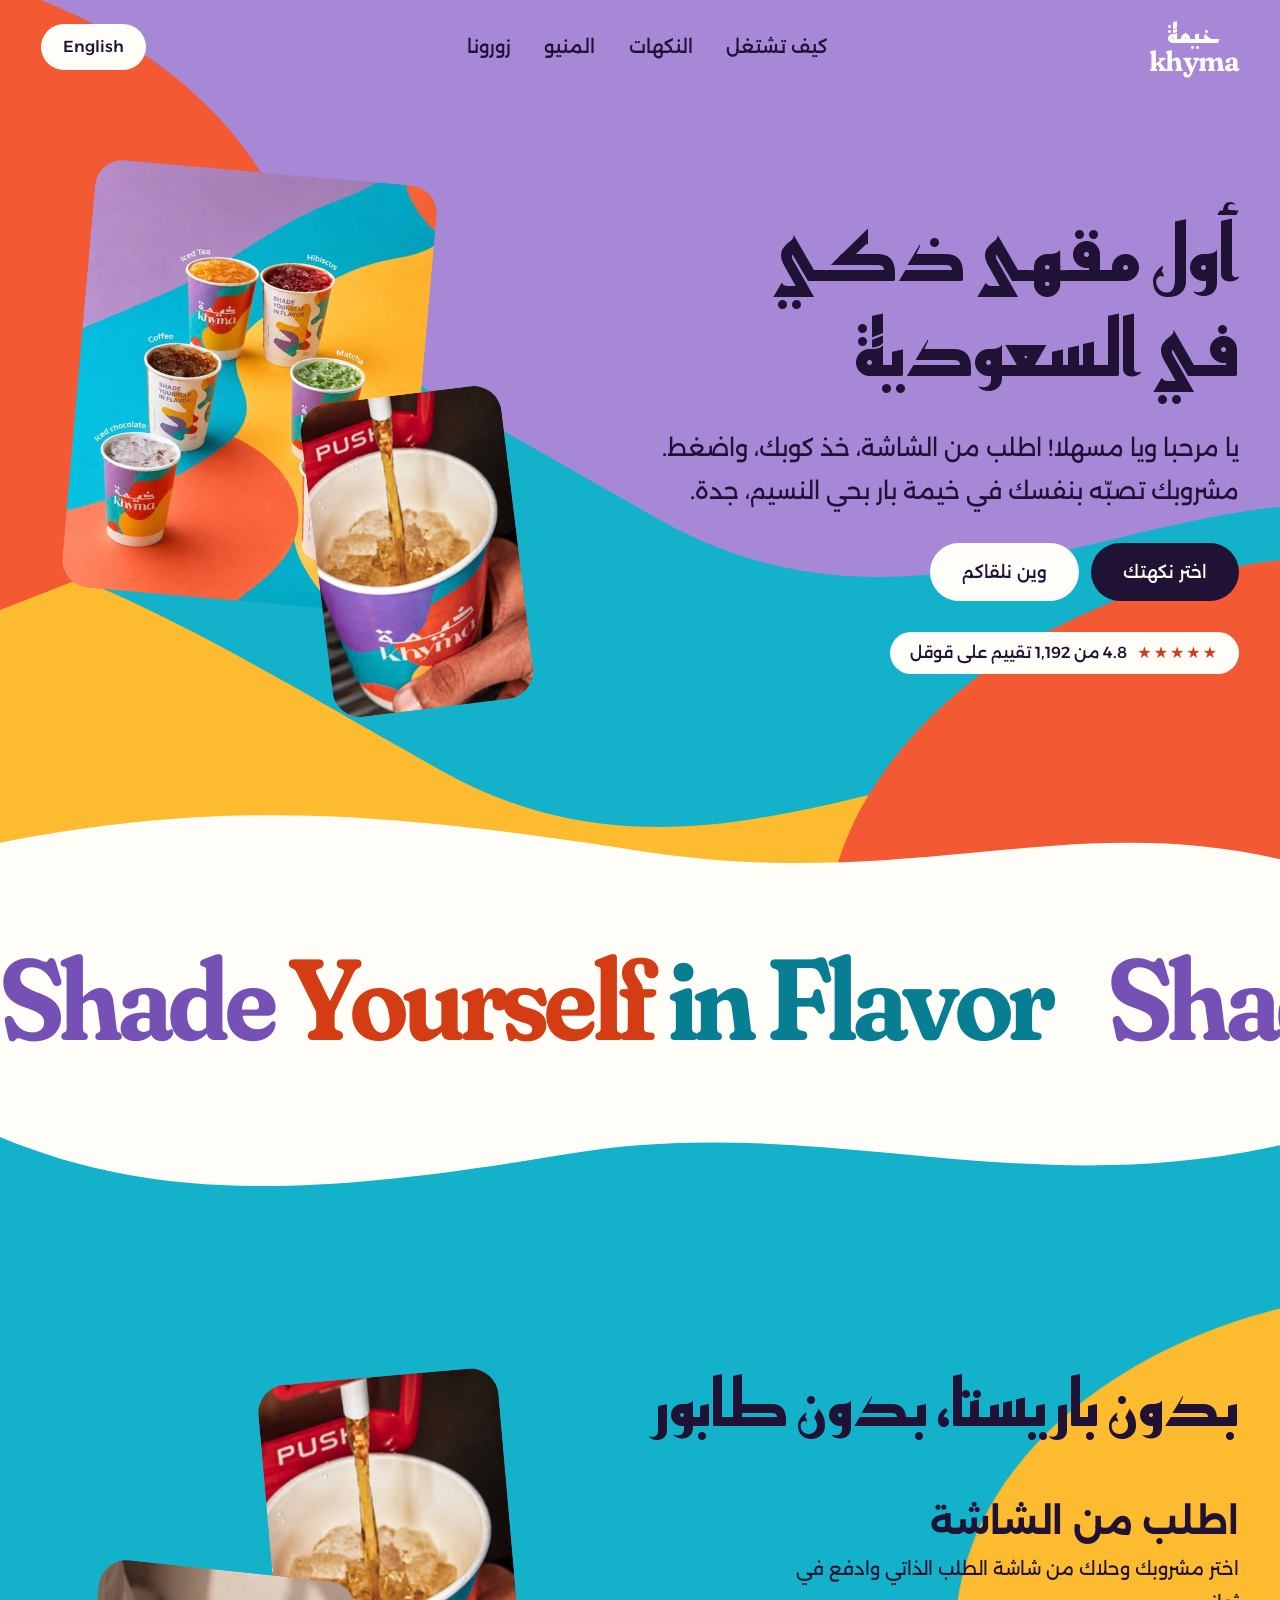
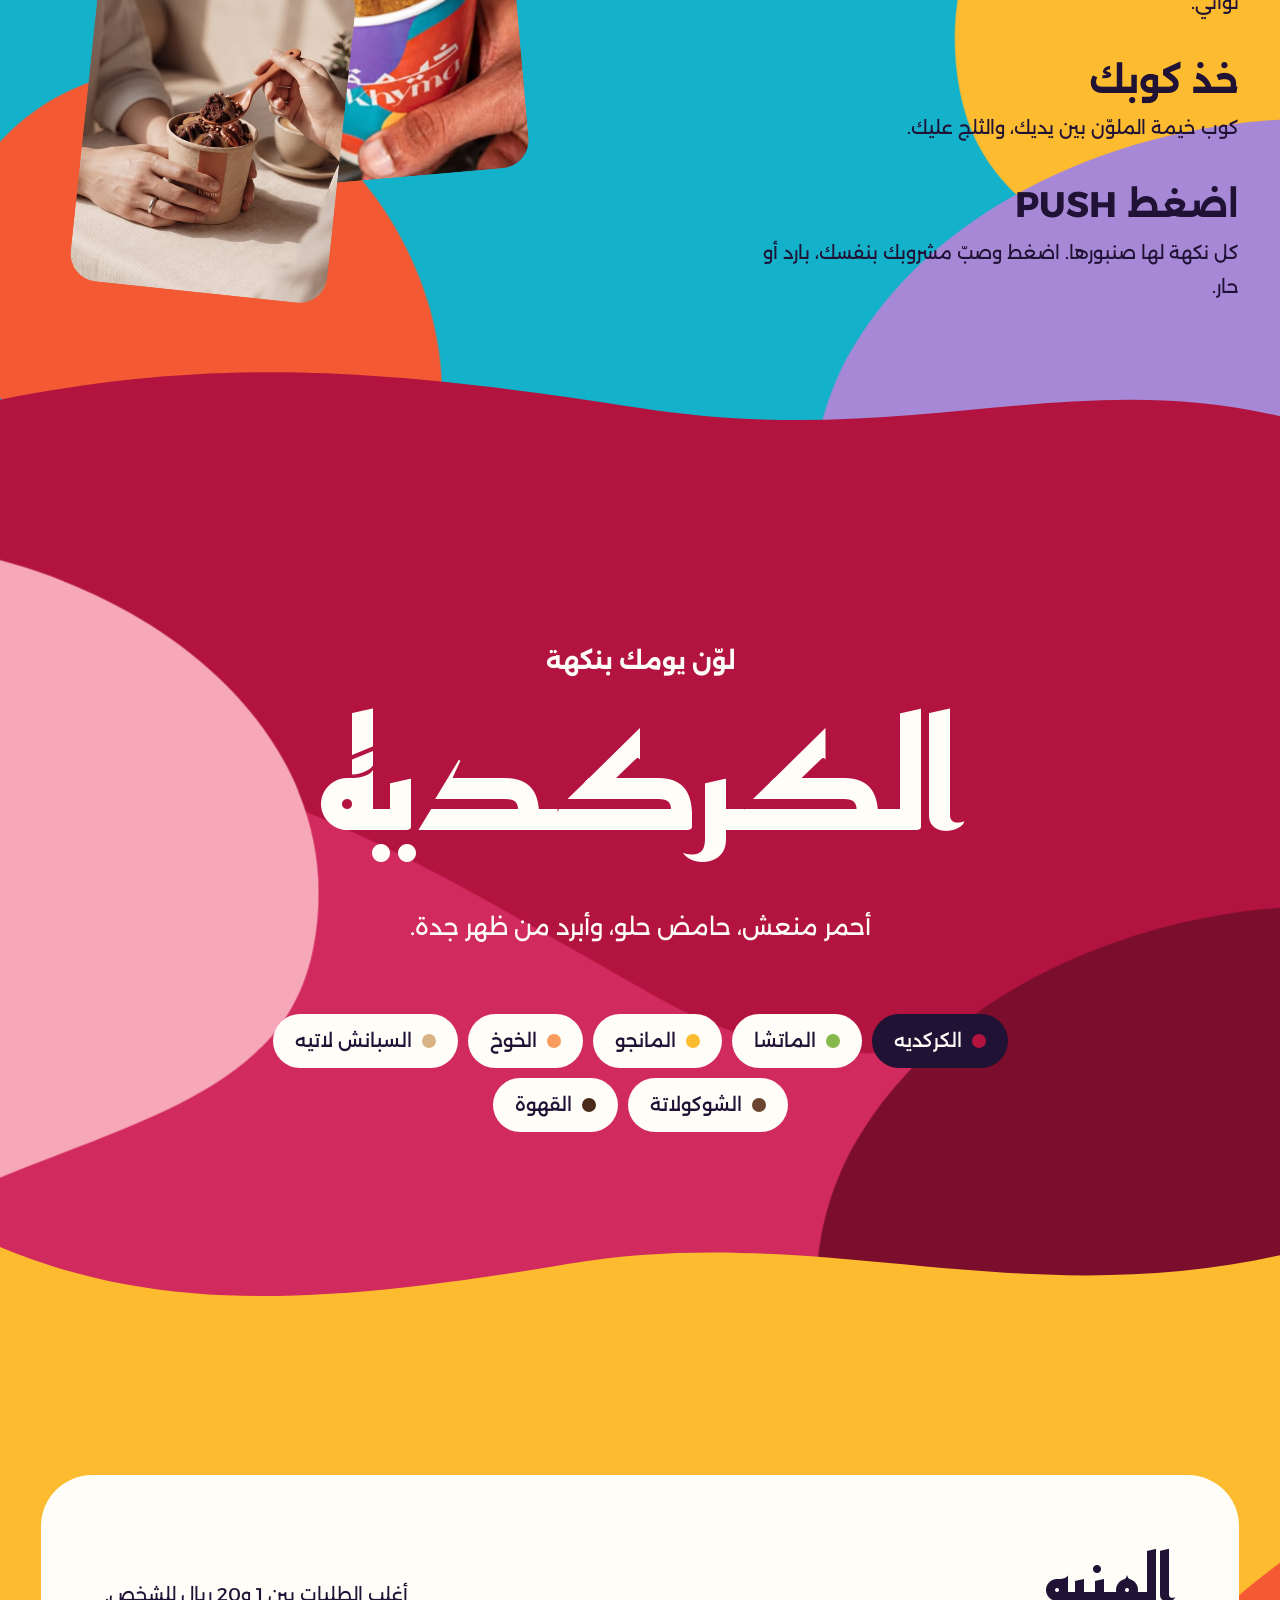
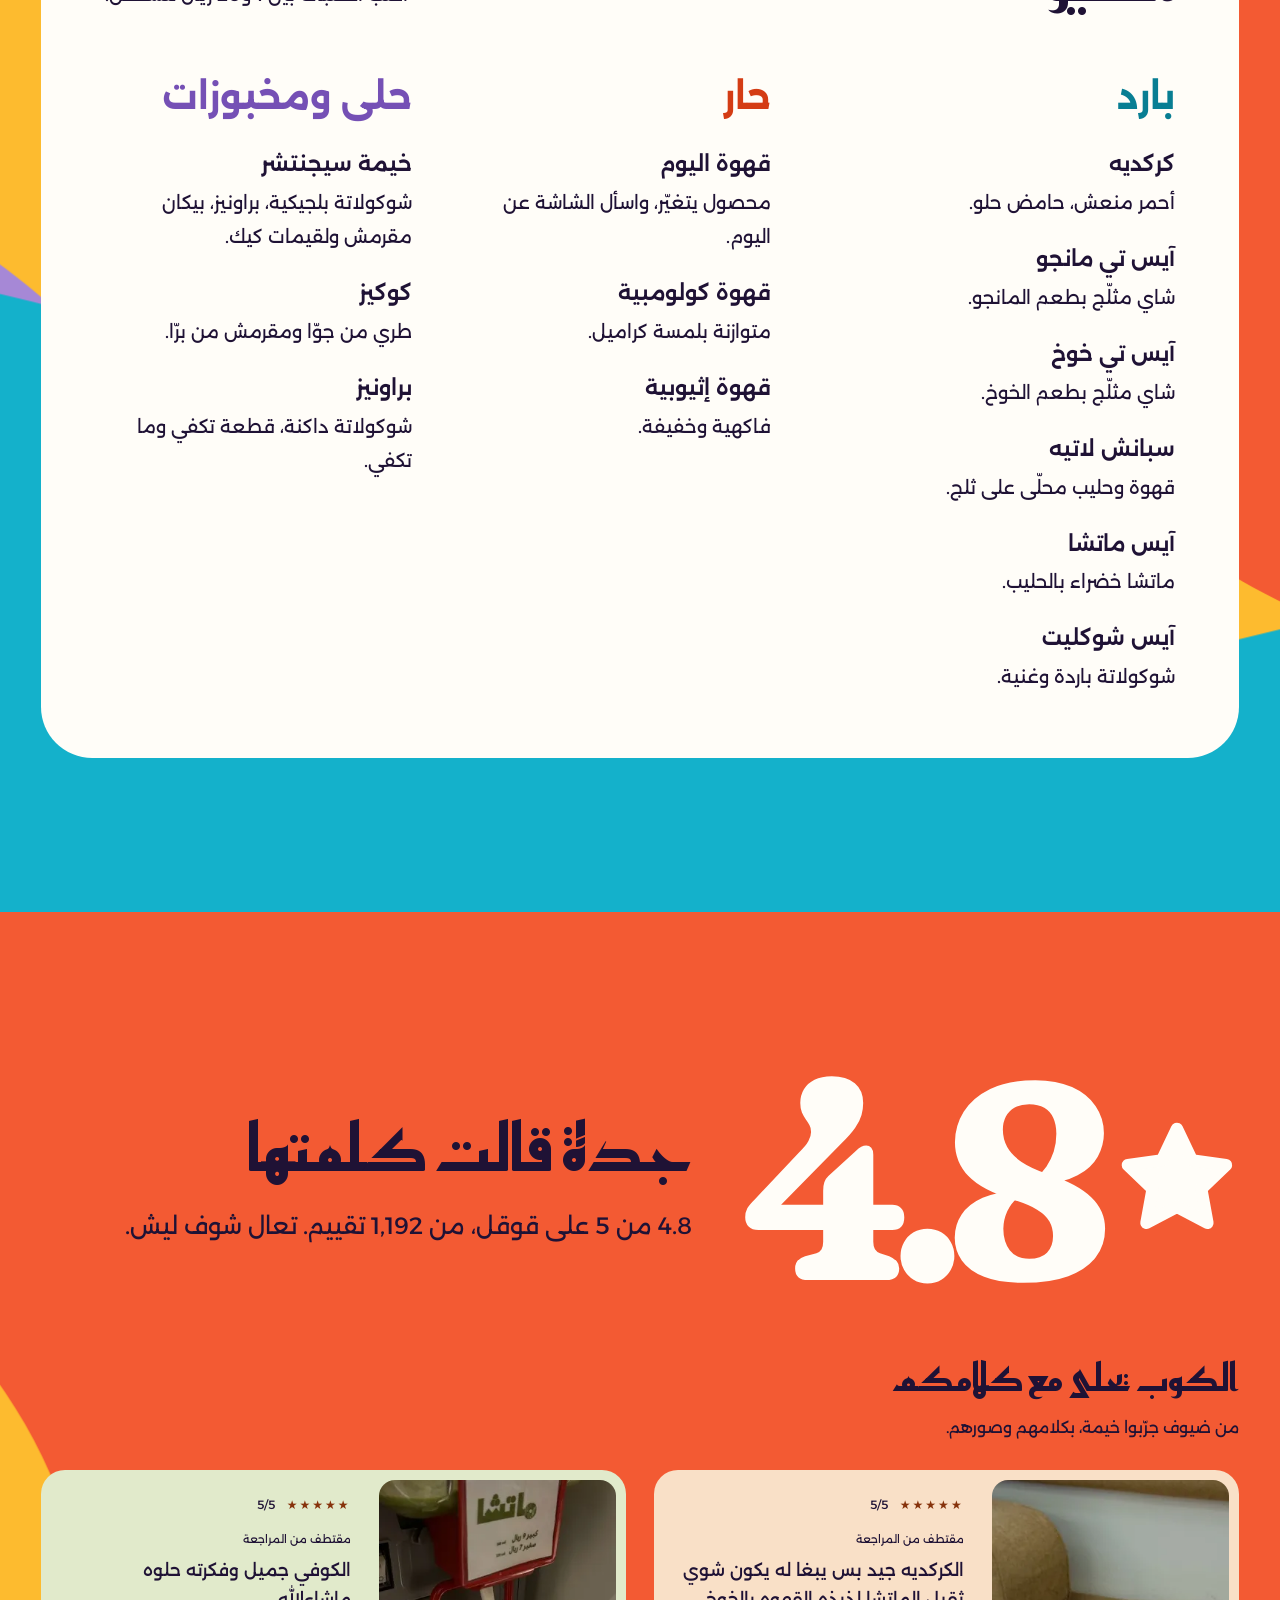
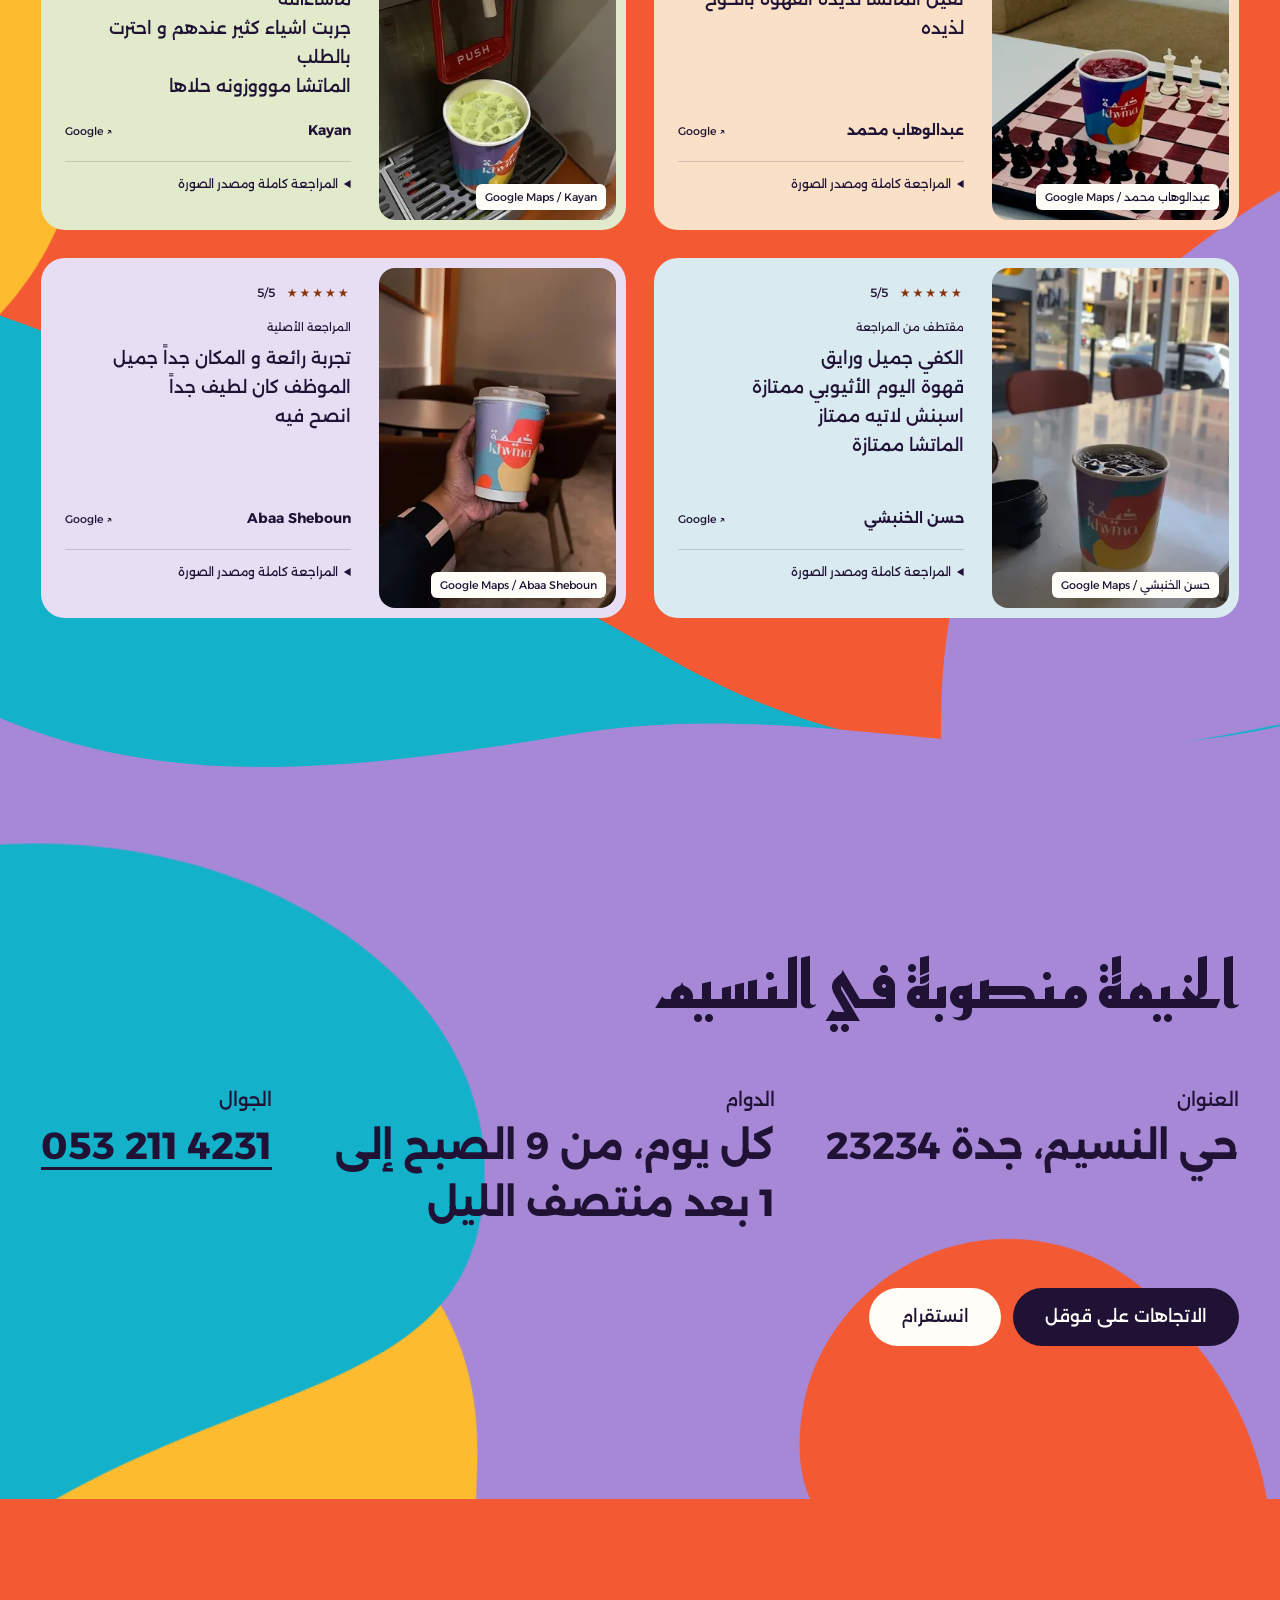
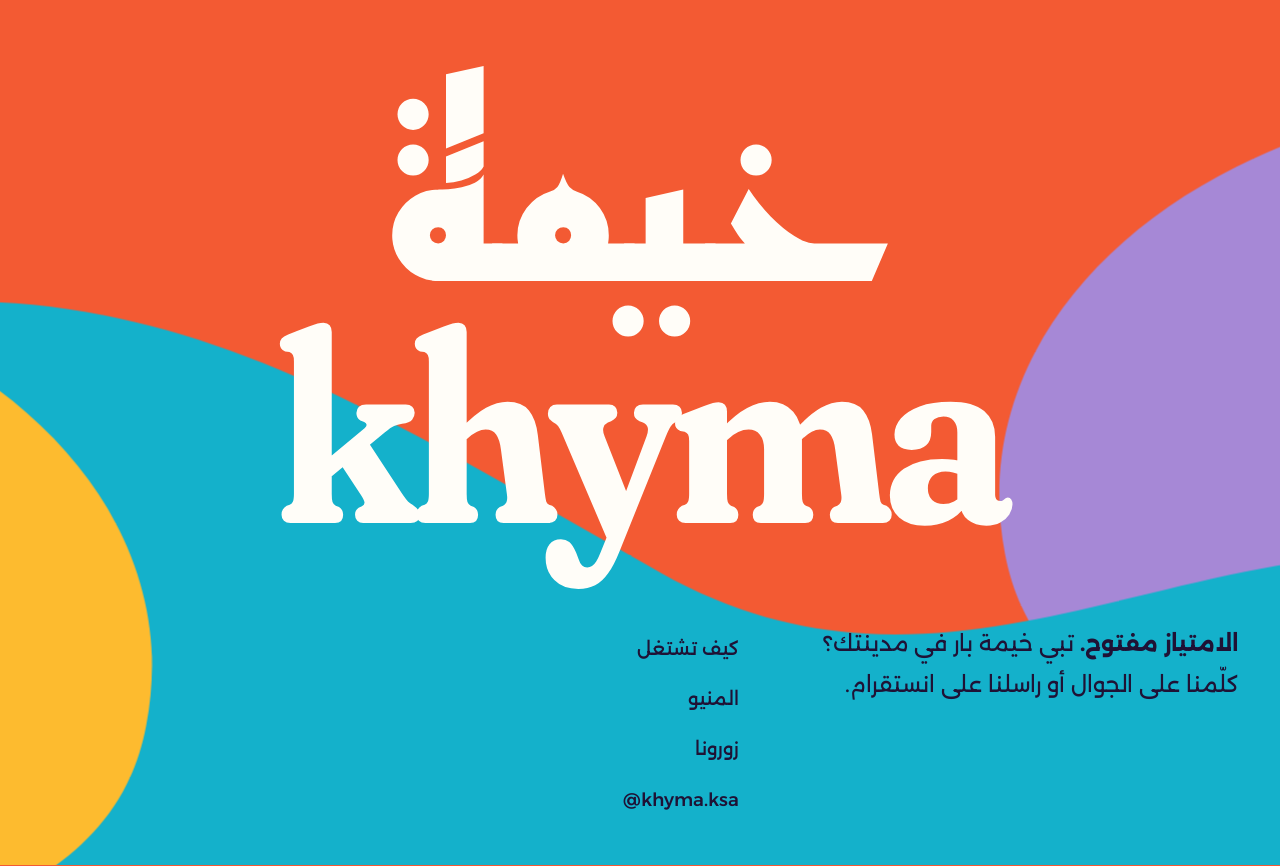
<file: index.html>
<!doctype html>
<html lang="ar" dir="rtl">
<head>
<meta charset="utf-8">
<meta name="viewport" content="width=device-width, initial-scale=1">
<title>خيمة بار — أول مقهى ذكي في السعودية</title>
<meta name="description" content="خيمة بار في حي النسيم بجدة: أول مقهى ذكي بخدمة ذاتية في السعودية.">
<link rel="canonical" href="https://khyma-bar.vercel.app/">
<link rel="alternate" hreflang="ar" href="https://khyma-bar.vercel.app/">
<link rel="alternate" hreflang="en" href="https://khyma-bar.vercel.app/en/">
<link rel="alternate" hreflang="x-default" href="https://khyma-bar.vercel.app/">
<script type="application/ld+json">{"@context":"https://schema.org","@type":"CafeOrCoffeeShop","name":"خيمة بار | Khyma Bar","alternateName":["Khyma Bar","خيمة بار","KhymaBar"],"description":"First Smart Coffee Shop أول مقهى ذكي","url":"https://khyma-bar.vercel.app/","image":"https://khyma-bar.vercel.app/assets/cups.jpg","telephone":"+966532114231","priceRange":"SAR 1–20","servesCuisine":["Coffee","Iced drinks","Desserts"],"address":{"@type":"PostalAddress","streetAddress":"An Naseem","addressLocality":"Jeddah","postalCode":"23234","addressCountry":"SA"},"openingHoursSpecification":[{"@type":"OpeningHoursSpecification","dayOfWeek":["Monday","Tuesday","Wednesday","Thursday","Friday","Saturday","Sunday"],"opens":"09:00","closes":"01:00"}],"hasMap":"https://share.google/LYpn0xB94XX6vzRKe","sameAs":["https://www.instagram.com/khyma.ksa/"]}</script>
<meta name="theme-color" content="#A688D6">
<meta property="og:type" content="website">
<meta property="og:title" content="خيمة بار — أول مقهى ذكي في السعودية">
<meta property="og:url" content="https://khyma-bar.vercel.app/">
<meta property="og:locale" content="ar_SA">
<meta property="og:locale:alternate" content="en_US">
<meta property="og:description" content="خيمة بار في حي النسيم بجدة: أول مقهى ذكي بخدمة ذاتية في السعودية.">
<meta property="og:image" content="https://khyma-bar.vercel.app/assets/cups.jpg">
<meta property="og:site_name" content="Khyma Bar | خيمة بار">
<meta property="og:image:secure_url" content="https://khyma-bar.vercel.app/assets/cups.jpg">
<meta property="og:image:type" content="image/jpeg">
<meta property="og:image:width" content="512">
<meta property="og:image:height" content="640">
<meta property="og:image:alt" content="أكواب خيمة بار الملوّنة">
<link rel="icon" href="data:image/svg+xml,%3Csvg xmlns='http://www.w3.org/2000/svg' viewBox='0 0 64 64'%3E%3Crect width='64' height='64' rx='18' fill='%23A688D6'/%3E%3Cpath d='M0 40C14 28 26 46 40 34S56 14 64 20V64H0Z' fill='%2314B1CB'/%3E%3Cpath d='M64 6C50 2 38 14 42 28C45 40 56 38 64 46Z' fill='%23F35A33'/%3E%3Cpath d='M0 64V44C10 38 22 44 26 54C28 60 26 62 30 64Z' fill='%23FDBB2F'/%3E%3C/svg%3E">
<link rel="preconnect" href="https://fonts.googleapis.com">
<link rel="preconnect" href="https://fonts.gstatic.com" crossorigin>
<link href="https://fonts.googleapis.com/css2?family=Fraunces:opsz,wght,SOFT,WONK@9..144,400..800,100,1&family=Reem+Kufi:wght@400..700&family=Alexandria:wght@300..700&display=swap" rel="stylesheet">
<link rel="stylesheet" href="styles.css">
<script>document.documentElement.classList.add('js')</script>
</head>
<body>

<!-- the five wave shapes every mural on the page is cut from -->
<svg width="0" height="0" style="position:absolute" aria-hidden="true">
  <defs>
    <path id="w-sweep" d="M-200 560C120 380 380 700 700 520S1240 180 1640 320V1100H-200Z"/>
    <path id="w-tongue" d="M1640 -40C1320 -80 1010 120 1060 380C1100 590 1380 560 1640 760Z"/>
    <path id="w-hill" d="M-200 1100V470C40 380 380 470 500 690C590 860 470 980 600 1100Z"/>
    <path id="w-cap" d="M-200 -200H820C760 60 520 120 380 300C250 470 20 420 -200 560Z"/>
    <path id="w-drop" d="M0 -160C150 -190 290 -70 280 80C272 200 150 190 120 300C90 410 -90 430 -190 330C-290 230 -250 60 -170 -40C-120 -105 -70 -146 0 -160Z"/>
  </defs>
</svg>

<header class="bar">
  <a class="logo" href="#top" aria-label="Khyma Bar"><span class="logo-ar">خيمة</span><span class="logo-en">khyma</span></a>
  <nav class="nav" aria-label="الرئيسية" data-i18n-attr="aria-label:nav.label">
    <a href="#how" data-i18n="nav.how">كيف تشتغل</a>
    <a href="#flavour" data-i18n="nav.flavour">النكهات</a>
    <a href="#menu" data-i18n="nav.menu">المنيو</a>
    <a href="#visit" data-i18n="nav.visit">زورونا</a>
  </nav>
  <a class="lang" id="lang" href="en/" lang="en" hreflang="en">English</a>
</header>

<main id="top">

<!-- HERO -->
<section class="scene hero" style="--base:var(--lav)">
  <div class="mural" aria-hidden="true"><svg viewBox="0 0 1440 900" preserveAspectRatio="xMidYMid slice">
    <g class="par" style="--s:70"><use class="dr" href="#w-sweep" fill="var(--teal)"/></g>
    <g class="par" style="--s:120"><g transform="translate(220 250)"><use class="dr" href="#w-sweep" fill="var(--sun)" style="--t:31s"/></g></g>
    <g class="par" style="--s:40"><use class="dr" href="#w-tongue" fill="var(--coral)" style="--t:23s"/></g>
    <g class="par" style="--s:160"><g transform="translate(0 120)"><use class="dr" href="#w-hill" fill="var(--coral)" style="--t:27s"/></g></g>
  </svg></div>
  <div class="hero-text">
    <h1 data-i18n="hero.h1">أول مقهى ذكي في السعودية</h1>
    <p class="lead" data-i18n="hero.lead">يا مرحبا ويا مسهلا! اطلب من الشاشة، خذ كوبك، واضغط. مشروبك تصبّه بنفسك في خيمة بار بحي النسيم، جدة.</p>
    <div class="actions">
      <a class="btn" href="#flavour" data-i18n="hero.cta">اختر نكهتك</a>
      <a class="btn btn-light" href="#visit" data-i18n="hero.visit">وين نلقاكم</a>
    </div>
    <p class="rating"><span class="stars" aria-hidden="true">★★★★★</span> <span data-i18n="hero.rating">4.8 من 1,192 تقييم على قوقل</span></p>
  </div>
  <div class="hero-pics">
    <img class="pic pic-a" fetchpriority="high" decoding="async" src="assets/cups.jpg" width="512" height="640" alt="ستة أكواب خيمة الملوّنة: شاي مثلّج، كركديه، قهوة، ماتشا، شوكولاتة مثلّجة وسبانش لاتيه" data-i18n-attr="alt:alt.cups">
    <img class="pic pic-b" src="assets/pour.jpg" width="360" height="640" alt="القهوة تنصبّ على الثلج في كوب خيمة تحت زر PUSH" data-i18n-attr="alt:alt.pour">
  </div>
</section>

<!-- BRAND LINE -->
<section class="scene line" style="--base:var(--paper)" aria-label="Shade Yourself in Flavor">
  <svg class="edge" viewBox="0 0 1440 120" preserveAspectRatio="none" aria-hidden="true"><path d="M0 120V70C240 10 420 110 720 60S1200 0 1440 50V120Z"/></svg>
  <div class="marquee" dir="ltr" lang="en">
    <p class="track"><span><b class="t-lav">Shade</b> <b class="t-coral">Yourself</b> <b class="t-teal">in Flavor</b></span><span aria-hidden="true"><b class="t-lav">Shade</b> <b class="t-coral">Yourself</b> <b class="t-teal">in Flavor</b></span><span aria-hidden="true"><b class="t-lav">Shade</b> <b class="t-coral">Yourself</b> <b class="t-teal">in Flavor</b></span></p>
  </div>
</section>

<!-- HOW -->
<section class="scene how" id="how" style="--base:var(--teal)">
  <svg class="edge" viewBox="0 0 1440 120" preserveAspectRatio="none" aria-hidden="true"><path d="M0 120V40C300 110 520 0 800 50S1260 110 1440 30V120Z"/></svg>
  <div class="mural" aria-hidden="true"><svg viewBox="0 0 1440 900" preserveAspectRatio="xMidYMid slice">
    <g class="par" style="--s:50"><g transform="translate(1440 190) scale(-1 1)"><use class="dr" href="#w-tongue" fill="var(--sun)"/></g></g>
    <g class="par" style="--s:130"><g transform="translate(0 260)"><use class="dr" href="#w-hill" fill="var(--lav)" style="--t:29s"/></g></g>
    <g class="par" style="--s:90"><g transform="translate(1180 760)"><use class="dr" href="#w-drop" fill="var(--coral)" style="--t:21s"/></g></g>
  </svg></div>
  <div class="how-text">
    <h2 data-i18n="how.h2">بدون باريستا، بدون طابور</h2>
    <ol class="steps">
      <li class="rv"><h3 data-i18n="how.s1">اطلب من الشاشة</h3><p data-i18n="how.s1p">اختر مشروبك وحلاك من شاشة الطلب الذاتي وادفع في ثواني.</p></li>
      <li class="rv"><h3 data-i18n="how.s2">خذ كوبك</h3><p data-i18n="how.s2p">كوب خيمة الملوّن بين يديك، والثلج عليك.</p></li>
      <li class="rv"><h3 data-i18n="how.s3">اضغط PUSH</h3><p data-i18n="how.s3p">كل نكهة لها صنبورها. اضغط وصبّ مشروبك بنفسك، بارد أو حار.</p></li>
    </ol>
  </div>
  <div class="how-pics">
    <img class="pic pic-c rv" src="assets/pour.jpg" width="360" height="640" alt="" loading="lazy">
    <img class="pic pic-d rv" src="assets/dessert-table.jpg" width="512" height="640" alt="علبة خيمة سيجنتشر جنب فنجان قهوة" data-i18n-attr="alt:alt.table" loading="lazy">
  </div>
</section>

<!-- FLAVOUR: the live thing -->
<section class="scene flavour" id="flavour" style="--base:var(--fa)">
  <svg class="edge" viewBox="0 0 1440 120" preserveAspectRatio="none" aria-hidden="true"><path d="M0 120V70C240 10 420 110 720 60S1200 0 1440 50V120Z"/></svg>
  <div class="mural" aria-hidden="true"><svg viewBox="0 0 1440 900" preserveAspectRatio="xMidYMid slice">
    <g class="par" style="--s:80"><g transform="translate(0 140)"><use class="dr" href="#w-sweep" fill="var(--fb)"/></g></g>
    <g class="par" style="--s:140"><g transform="translate(0 200)"><use class="dr" href="#w-hill" fill="var(--fc)" style="--t:25s"/></g></g>
    <g class="par" style="--s:50"><g transform="translate(0 190)"><use class="dr" href="#w-tongue" fill="var(--fd)" style="--t:33s"/></g></g>
  </svg></div>
  <div class="flavour-in">
    <h2><span class="f-pre" data-i18n="fl.pre">لوّن يومك بنكهة</span> <span class="f-name" id="fName">الكركديه</span></h2>
    <p class="f-desc" id="fDesc" aria-live="polite"></p>
    <fieldset class="chips" id="chips"><legend class="sr" data-i18n="fl.legend">اختر النكهة</legend></fieldset>
  </div>
</section>

<!-- MENU -->
<section class="scene menu" id="menu" style="--base:var(--sun)">
  <svg class="edge" viewBox="0 0 1440 120" preserveAspectRatio="none" aria-hidden="true"><path d="M0 120V40C300 110 520 0 800 50S1260 110 1440 30V120Z"/></svg>
  <div class="mural" aria-hidden="true"><svg viewBox="0 0 1440 900" preserveAspectRatio="xMidYMid slice">
    <g class="par" style="--s:50"><g transform="translate(1440 180) scale(-1 1)"><use class="dr" href="#w-tongue" fill="var(--coral)"/></g></g>
    <g class="par" style="--s:60"><g transform="translate(0 420)"><use class="dr" href="#w-tongue" fill="var(--lav)" style="--t:30s"/></g></g>
    <g class="par" style="--s:150"><g transform="translate(0 330)"><use class="dr" href="#w-sweep" fill="var(--teal)" style="--t:24s"/></g></g>
  </svg></div>
  <div class="sheet">
    <div class="sheet-head">
      <h2 data-i18n="menu.h2">المنيو</h2>
      <p data-i18n="menu.note">أغلب الطلبات بين 1 و20 ريال للشخص.</p>
    </div>
    <div class="cols">
      <div class="col rv"><h3 class="t-teal" data-i18n="menu.cold">بارد</h3><ul>
        <li><strong data-i18n="m.hib">كركديه</strong><span data-i18n="m.hibp">أحمر منعش، حامض حلو.</span></li>
        <li><strong data-i18n="m.mango">آيس تي مانجو</strong><span data-i18n="m.mangop">شاي مثلّج بطعم المانجو.</span></li>
        <li><strong data-i18n="m.peach">آيس تي خوخ</strong><span data-i18n="m.peachp">شاي مثلّج بطعم الخوخ.</span></li>
        <li><strong data-i18n="m.span">سبانش لاتيه</strong><span data-i18n="m.spanp">قهوة وحليب محلّى على ثلج.</span></li>
        <li><strong data-i18n="m.matcha">آيس ماتشا</strong><span data-i18n="m.matchap">ماتشا خضراء بالحليب.</span></li>
        <li><strong data-i18n="m.choc">آيس شوكليت</strong><span data-i18n="m.chocp">شوكولاتة باردة وغنية.</span></li>
      </ul></div>
      <div class="col rv"><h3 class="t-coral" data-i18n="menu.hot">حار</h3><ul>
        <li><strong data-i18n="m.day">قهوة اليوم</strong><span data-i18n="m.dayp">محصول يتغيّر، واسأل الشاشة عن اليوم.</span></li>
        <li><strong data-i18n="m.col">قهوة كولومبية</strong><span data-i18n="m.colp">متوازنة بلمسة كراميل.</span></li>
        <li><strong data-i18n="m.eth">قهوة إثيوبية</strong><span data-i18n="m.ethp">فاكهية وخفيفة.</span></li>
      </ul></div>
      <div class="col rv"><h3 class="t-lav" data-i18n="menu.sweet">حلى ومخبوزات</h3><ul>
        <li><strong data-i18n="m.sig">خيمة سيجنتشر</strong><span data-i18n="m.sigp">شوكولاتة بلجيكية، براونيز، بيكان مقرمش ولقيمات كيك.</span></li>
        <li><strong data-i18n="m.cookie">كوكيز</strong><span data-i18n="m.cookiep">طري من جوّا ومقرمش من برّا.</span></li>
        <li><strong data-i18n="m.brownie">براونيز</strong><span data-i18n="m.browniep">شوكولاتة داكنة، قطعة تكفي وما تكفي.</span></li>
      </ul></div>
    </div>
  </div>
</section>

<!-- PROOF + GALLERY -->
<section class="scene seen" id="seen" style="--base:var(--coral)">
  <svg class="edge" viewBox="0 0 1440 120" preserveAspectRatio="none" aria-hidden="true"><path d="M0 120V70C240 10 420 110 720 60S1200 0 1440 50V120Z"/></svg>
  <div class="mural" aria-hidden="true"><svg viewBox="0 0 1440 900" preserveAspectRatio="xMidYMid slice">
    <g class="par" style="--s:50"><g transform="translate(0 190)"><use class="dr" href="#w-tongue" fill="var(--sun)"/></g></g>
    <g class="par" style="--s:140"><g transform="translate(0 180)"><use class="dr" href="#w-hill" fill="var(--lav)" style="--t:28s"/></g></g>
    <g class="par" style="--s:100"><g transform="translate(0 420)"><use class="dr" href="#w-sweep" fill="var(--teal)" style="--t:34s"/></g></g>
  </svg></div>
  <div class="proof">
    <p class="big" aria-hidden="true">4.8<svg class="star" viewBox="0 0 24 24"><path d="M12 2.5l2.9 6.1 6.6.9-4.8 4.6 1.2 6.6L12 17.6 6.1 20.7l1.2-6.6L2.5 9.5l6.6-.9z"/></svg></p>
    <div>
      <h2 data-i18n="seen.h2">جدة قالت كلمتها</h2>
      <p class="lead" data-i18n="seen.p">4.8 من 5 على قوقل، من 1,192 تقييم. تعال شوف ليش.</p>
    </div>
  </div>
  <div class="reviews-head">
    <div><h3 id="reviews-heading">الكوب يحلى مع كلامكم</h3>
    <p id="reviews-help">من ضيوف جرّبوا خيمة، بكلامهم وصورهم.</p></div>
    <div class="review-controls" hidden>
      <button type="button" data-review-step="-1" aria-controls="review-list" aria-label="المراجعة السابقة"><span aria-hidden="true">→</span></button>
      <button type="button" data-review-step="1" aria-controls="review-list" aria-label="المراجعة التالية"><span aria-hidden="true">←</span></button>
    </div>
  </div>
  <div class="reviews" tabindex="0" role="region" aria-labelledby="reviews-heading" aria-describedby="reviews-help">
    <ul class="review-list" id="review-list">
      <li class="review-card">
        <article aria-labelledby="reviewer-0">
          <figure>
            <a class="review-photo" href="https://lh3.googleusercontent.com/grass-cs/AABkmLcr5gsyWsIA4XNOzNugn-kBwbTmD8SHLkocH4voQfHOfl6aQ9Yoxoct9lgTXpb8gS7M4oS41PAZ2ulHIjQzL8KV3_v6igbUo42A5kL25xYetBBu-bFzpvaae0cA8_UGsogQOcP8jAIX1AGS=w800" aria-label="عرض صورة من عبدالوهاب محمد">
              <img src="assets/reviews/hibiscus-chess-640.webp" srcset="assets/reviews/hibiscus-chess-320.webp 320w, assets/reviews/hibiscus-chess-640.webp 640w" sizes="(min-width: 1100px) 24vw, (max-width: 560px) 86vw, 360px" width="640" height="1138" style="object-position: center 62%" alt="كوب كركديه خيمة على رقعة شطرنج" loading="lazy" decoding="async">
            </a>
            <figcaption><span class="sr">الصورة: </span><bdi>عبدالوهاب محمد</bdi> / Google Maps</figcaption>
          </figure>
          <div class="review-body">
            <span class="review-rating" aria-label="5 من 5 نجوم"><span aria-hidden="true">★★★★★</span><bdi>5/5</bdi></span>
            <div class="review-quote"><p class="review-label">مقتطف من المراجعة</p><blockquote lang="ar" dir="rtl">الكركديه جيد بس يبغا له يكون شوي ثقيل الماتشا لذيذه القهوه بالخوخ لذيده</blockquote></div>
            <h3 id="reviewer-0"><a href="https://www.google.com/search?q=Khyma+Bar&amp;kgmid=/g/11y8cc_nw8#lrd=0x15c3cf0001c47fc5:0x6559f674a6dd189e,1,,,,&amp;rft=%D8%A7%D9%84%D9%83%D8%B1%D9%83%D8%AF%D9%8A%D9%87%20%D8%AC%D9%8A%D8%AF"><bdi>عبدالوهاب محمد</bdi><span class="review-google">Google ↗</span></a></h3>
            <details class="review-original"><summary>المراجعة كاملة ومصدر الصورة</summary>
              <blockquote lang="ar" dir="rtl">المكان جميل خدمه حلوه الموظف مبتسم الكركديه جيد بس يبغا له يكون شوي ثقيل الماتشا لذيذه القهوه بالخوخ لذيده شكرا على المكان الحلو</blockquote>
              <p>الصورة من <a href="https://www.google.com/maps/contrib/102477895996414169970/reviews?hl=ar"><bdi>عبدالوهاب محمد</bdi></a> / Google Maps</p>
              <a class="review-source" href="https://www.google.com/search?q=Khyma+Bar&amp;kgmid=/g/11y8cc_nw8#lrd=0x15c3cf0001c47fc5:0x6559f674a6dd189e,1,,,,&amp;rft=%D8%A7%D9%84%D9%83%D8%B1%D9%83%D8%AF%D9%8A%D9%87%20%D8%AC%D9%8A%D8%AF">اقرأ على قوقل</a>
            </details>
          </div>
        </article>
      </li>
      <li class="review-card">
        <article aria-labelledby="reviewer-1">
          <figure>
            <a class="review-photo" href="https://lh3.googleusercontent.com/grass-cs/AABkmLeJdT8L6emMrTxXjZU4XY-Y2WXpGMnCGNQmiptyFhLPct5AwQJui5dqzvFfl5CAE1KChKvPfyHqin6AbL8PcxIYPSIzb71adyFgJGl3Er9bUZXHqggsSTZPhpBYvUaPl-E6wM5y=w800" aria-label="عرض صورة من Kayan">
              <img src="assets/reviews/fresh-matcha-640.webp" srcset="assets/reviews/fresh-matcha-320.webp 320w, assets/reviews/fresh-matcha-640.webp 640w" sizes="(min-width: 1100px) 24vw, (max-width: 560px) 86vw, 360px" width="640" height="1138" style="object-position: center 72%" alt="كوب ماتشا بالثلج عند صنبور الماتشا" loading="lazy" decoding="async">
            </a>
            <figcaption><span class="sr">الصورة: </span><bdi>Kayan</bdi> / Google Maps</figcaption>
          </figure>
          <div class="review-body">
            <span class="review-rating" aria-label="5 من 5 نجوم"><span aria-hidden="true">★★★★★</span><bdi>5/5</bdi></span>
            <div class="review-quote"><p class="review-label">مقتطف من المراجعة</p><blockquote lang="ar" dir="rtl">الكوفي جميل وفكرته حلوه ماشاءالله
جربت اشياء كثير عندهم و احترت بالطلب
الماتشا موووزونه حلاها</blockquote></div>
            <h3 id="reviewer-1"><a href="https://www.google.com/search?q=Khyma+Bar&amp;kgmid=/g/11y8cc_nw8#lrd=0x15c3cf0001c47fc5:0x6559f674a6dd189e,1,,,,&amp;rft=%D9%85%D9%88%D9%88%D9%88%D8%B2%D9%88%D9%86%D9%87"><bdi>Kayan</bdi><span class="review-google">Google ↗</span></a></h3>
            <details class="review-original"><summary>المراجعة كاملة ومصدر الصورة</summary>
              <blockquote lang="ar" dir="rtl">الكوفي جميل وفكرته حلوه ماشاءالله
جربت اشياء كثير عندهم و احترت بالطلب
الماتشا موووزونه حلاها
و الموظفه ليان اخلاقها عسل 💓</blockquote>
              <p>الصورة من <a href="https://www.google.com/maps/contrib/106170640591829200181/reviews?hl=ar"><bdi>Kayan</bdi></a> / Google Maps</p>
              <a class="review-source" href="https://www.google.com/search?q=Khyma+Bar&amp;kgmid=/g/11y8cc_nw8#lrd=0x15c3cf0001c47fc5:0x6559f674a6dd189e,1,,,,&amp;rft=%D9%85%D9%88%D9%88%D9%88%D8%B2%D9%88%D9%86%D9%87">اقرأ على قوقل</a>
            </details>
          </div>
        </article>
      </li>
      <li class="review-card">
        <article aria-labelledby="reviewer-2">
          <figure>
            <a class="review-photo" href="https://lh3.googleusercontent.com/grass-cs/AABkmLdP7ncYwgb_Mwf7GggMOLOyjiEi7fNJaovJRqqCwTkBCqdkJFipqPRt0qv1gks0mCEXTaM62Y43qHHsikhK4cpw9sTxaCvmPhl-30UtAExlfWEmaCx7mgvR-BP73ROjxgAbEp6-=w800" aria-label="عرض صورة من حسن الخنبشي">
              <img src="assets/reviews/coffee-window-640.webp" srcset="assets/reviews/coffee-window-320.webp 320w, assets/reviews/coffee-window-640.webp 640w" sizes="(min-width: 1100px) 24vw, (max-width: 560px) 86vw, 360px" width="640" height="1138" style="object-position: center 95%" alt="قهوة مثلجة في كوب خيمة عند النافذة" loading="lazy" decoding="async">
            </a>
            <figcaption><span class="sr">الصورة: </span><bdi>حسن الخنبشي</bdi> / Google Maps</figcaption>
          </figure>
          <div class="review-body">
            <span class="review-rating" aria-label="5 من 5 نجوم"><span aria-hidden="true">★★★★★</span><bdi>5/5</bdi></span>
            <div class="review-quote"><p class="review-label">مقتطف من المراجعة</p><blockquote lang="ar" dir="rtl">الكفي جميل ورايق
قهوة اليوم الأثيوبي ممتازة
اسبنش لاتيه ممتاز
الماتشا ممتازة</blockquote></div>
            <h3 id="reviewer-2"><a href="https://www.google.com/search?q=Khyma+Bar&amp;kgmid=/g/11y8cc_nw8#lrd=0x15c3cf0001c47fc5:0x6559f674a6dd189e,1,,,,&amp;rft=%D9%82%D9%87%D9%88%D8%A9%20%D8%A7%D9%84%D9%8A%D9%88%D9%85%20%D8%A7%D9%84%D8%A3%D8%AB%D9%8A%D9%88%D8%A8%D9%8A"><bdi>حسن الخنبشي</bdi><span class="review-google">Google ↗</span></a></h3>
            <details class="review-original"><summary>المراجعة كاملة ومصدر الصورة</summary>
              <blockquote lang="ar" dir="rtl">الكفي جميل ورايق
قهوة اليوم الأثيوبي ممتازة
اسبنش لاتيه ممتاز
الماتشا ممتازة
شكراً لغلا بشوشة ومحترمه الله يوفقها يارب
ويبارك لكم في مالكم وحلالكم

ما اقول تتكرر الزيارة سرت عميل يومي عندكم ♥️</blockquote>
              <p>الصورة من <a href="https://www.google.com/maps/contrib/103667330890368123505/reviews?hl=ar"><bdi>حسن الخنبشي</bdi></a> / Google Maps</p>
              <a class="review-source" href="https://www.google.com/search?q=Khyma+Bar&amp;kgmid=/g/11y8cc_nw8#lrd=0x15c3cf0001c47fc5:0x6559f674a6dd189e,1,,,,&amp;rft=%D9%82%D9%87%D9%88%D8%A9%20%D8%A7%D9%84%D9%8A%D9%88%D9%85%20%D8%A7%D9%84%D8%A3%D8%AB%D9%8A%D9%88%D8%A8%D9%8A">اقرأ على قوقل</a>
            </details>
          </div>
        </article>
      </li>
      <li class="review-card">
        <article aria-labelledby="reviewer-3">
          <figure>
            <a class="review-photo" href="https://lh3.googleusercontent.com/grass-cs/AABkmLdrhm6ujHB1UExIgBmxXi1hqrEgAkJO5QORRhRAOLPmB6aINOBO6clKl6j8Gk-6aiVoRzaWQzdaTteWTXP4o3dEdw08lXsXGWjQv4Y-zWqFSKlg824zrzD0QyxKEW9kW_TyH7fwx88e9aU=w800" aria-label="عرض صورة من Abaa Sheboun">
              <img src="assets/reviews/cup-in-hand-640.webp" srcset="assets/reviews/cup-in-hand-320.webp 320w, assets/reviews/cup-in-hand-640.webp 640w" sizes="(min-width: 1100px) 24vw, (max-width: 560px) 86vw, 360px" width="640" height="1138" style="object-position: center 52%" alt="ضيف يحمل كوب خيمة الملوّن داخل المقهى" loading="lazy" decoding="async">
            </a>
            <figcaption><span class="sr">الصورة: </span><bdi>Abaa Sheboun</bdi> / Google Maps</figcaption>
          </figure>
          <div class="review-body">
            <span class="review-rating" aria-label="5 من 5 نجوم"><span aria-hidden="true">★★★★★</span><bdi>5/5</bdi></span>
            <div class="review-quote"><p class="review-label">المراجعة الأصلية</p><blockquote lang="ar" dir="rtl">تجربة رائعة و المكان جداً جميل
الموظف كان لطيف جداً
انصح فيه</blockquote></div>
            <h3 id="reviewer-3"><a href="https://www.google.com/search?q=Khyma+Bar&amp;kgmid=/g/11y8cc_nw8#lrd=0x15c3cf0001c47fc5:0x6559f674a6dd189e,1,,,,&amp;rft=%D8%AA%D8%AC%D8%B1%D8%A8%D8%A9%20%D8%B1%D8%A7%D8%A6%D8%B9%D8%A9"><bdi>Abaa Sheboun</bdi><span class="review-google">Google ↗</span></a></h3>
            <details class="review-original"><summary>المراجعة كاملة ومصدر الصورة</summary>
              <blockquote lang="ar" dir="rtl">تجربة رائعة و المكان جداً جميل
الموظف كان لطيف جداً
انصح فيه</blockquote>
              <p>الصورة من <a href="https://www.google.com/maps/contrib/109190642419817107216/reviews?hl=ar"><bdi>Abaa Sheboun</bdi></a> / Google Maps</p>
              <a class="review-source" href="https://www.google.com/search?q=Khyma+Bar&amp;kgmid=/g/11y8cc_nw8#lrd=0x15c3cf0001c47fc5:0x6559f674a6dd189e,1,,,,&amp;rft=%D8%AA%D8%AC%D8%B1%D8%A8%D8%A9%20%D8%B1%D8%A7%D8%A6%D8%B9%D8%A9">اقرأ على قوقل</a>
            </details>
          </div>
        </article>
      </li>
    </ul>
  </div>
</section>

<!-- VISIT -->
<section class="scene visit" id="visit" style="--base:var(--lav)">
  <svg class="edge" viewBox="0 0 1440 120" preserveAspectRatio="none" aria-hidden="true"><path d="M0 120V40C300 110 520 0 800 50S1260 110 1440 30V120Z"/></svg>
  <div class="mural" aria-hidden="true"><svg viewBox="0 0 1440 900" preserveAspectRatio="xMidYMid slice">
    <g class="par" style="--s:60"><g transform="translate(1440 0) scale(-1 1)"><use class="dr" href="#w-hill" fill="var(--sun)"/></g></g>
    <g class="par" style="--s:50"><g transform="translate(-160 200)"><use class="dr" href="#w-tongue" fill="var(--teal)" style="--t:26s"/></g></g>
    <g class="par" style="--s:90"><g transform="translate(260 800)"><use class="dr" href="#w-drop" fill="var(--coral)" style="--t:22s"/></g></g>
  </svg></div>
  <div class="visit-in">
    <h2 data-i18n="visit.h2">الخيمة منصوبة في النسيم</h2>
    <dl class="facts">
      <div class="rv"><dt data-i18n="visit.where">العنوان</dt><dd data-i18n="visit.wherev">حي النسيم، جدة 23234</dd></div>
      <div class="rv"><dt data-i18n="visit.when">الدوام</dt><dd data-i18n="visit.whenv">كل يوم، من 9 الصبح إلى 1 بعد منتصف الليل</dd></div>
      <div class="rv"><dt data-i18n="visit.call">الجوال</dt><dd><a href="tel:+966532114231" dir="ltr">053 211 4231</a></dd></div>
    </dl>
    <div class="actions">
      <a class="btn" href="https://share.google/LYpn0xB94XX6vzRKe" rel="noopener" data-i18n="visit.dir">الاتجاهات على قوقل</a>
      <a class="btn btn-light" href="https://www.instagram.com/khyma.ksa/" rel="noopener" data-i18n="visit.ig">انستقرام</a>
    </div>
  </div>
</section>

</main>

<footer class="scene foot" style="--base:var(--coral)">
  <svg class="edge" viewBox="0 0 1440 120" preserveAspectRatio="none" aria-hidden="true"><path d="M0 120V70C240 10 420 110 720 60S1200 0 1440 50V120Z"/></svg>
  <div class="mural" aria-hidden="true"><svg viewBox="0 0 1440 900" preserveAspectRatio="xMidYMid slice">
    <g class="par" style="--s:50"><g transform="translate(1440 170) scale(-1 1)"><use class="dr" href="#w-tongue" fill="var(--lav)"/></g></g>
    <g class="par" style="--s:90"><use class="dr" href="#w-sweep" fill="var(--teal)" style="--t:30s"/></g>
    <g class="par" style="--s:50"><g transform="translate(120 330)"><use class="dr" href="#w-tongue" fill="var(--sun)" style="--t:24s"/></g></g>
  </svg></div>
  <div class="foot-in">
    <p class="wordmark" aria-hidden="true"><span class="logo-ar">خيمة</span><span class="logo-en">khyma</span></p>
    <div class="foot-row">
      <p class="foot-fr"><strong data-i18n="foot.fr">الامتياز مفتوح.</strong> <span data-i18n="foot.frp">تبي خيمة بار في مدينتك؟ كلّمنا على الجوال أو راسلنا على انستقرام.</span></p>
      <nav class="foot-links" aria-label="Footer">
        <a href="#how" data-i18n="nav.how">كيف تشتغل</a>
        <a href="#menu" data-i18n="nav.menu">المنيو</a>
        <a href="#visit" data-i18n="nav.visit">زورونا</a>
        <a href="https://www.instagram.com/khyma.ksa/" rel="noopener" dir="ltr">@khyma.ksa</a>
      </nav>
    </div>
  </div>
</footer>

<script src="i18n.js"></script>
<script src="app.js"></script>
</body>
</html>
</file>
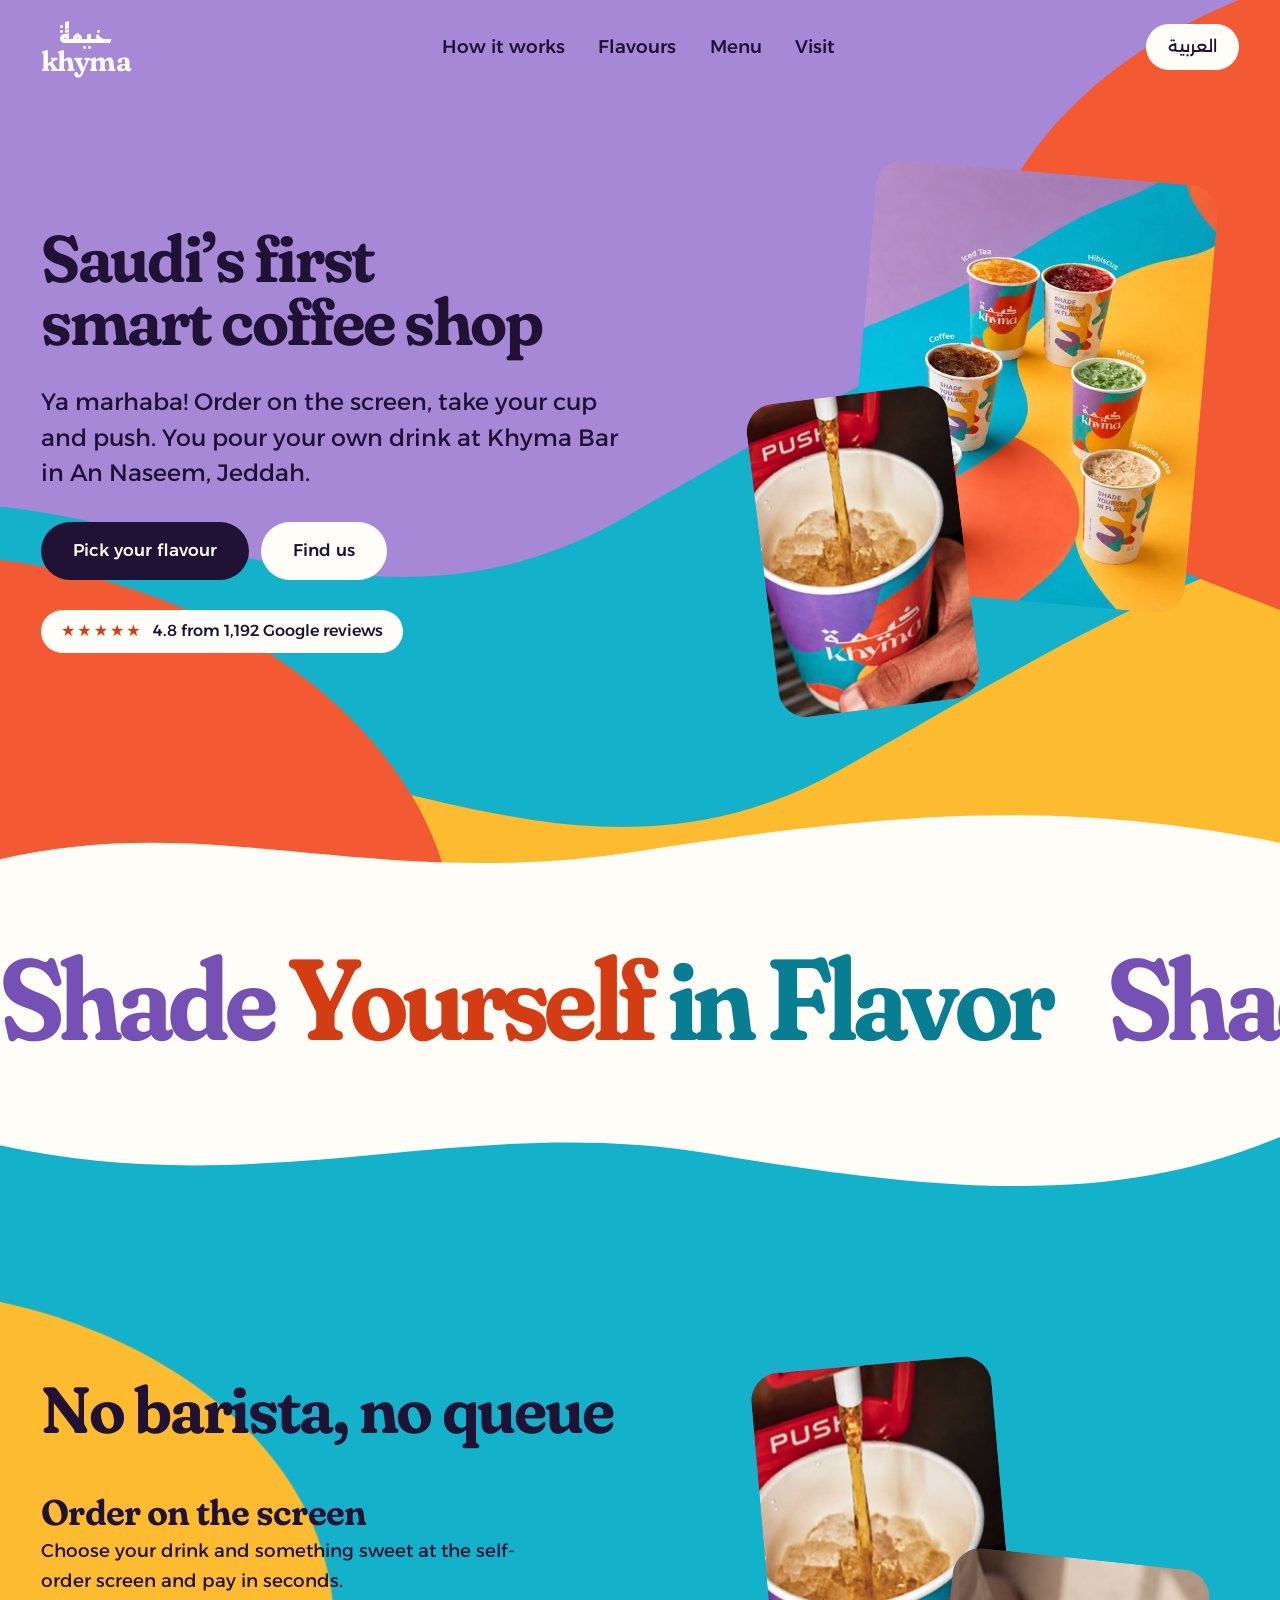
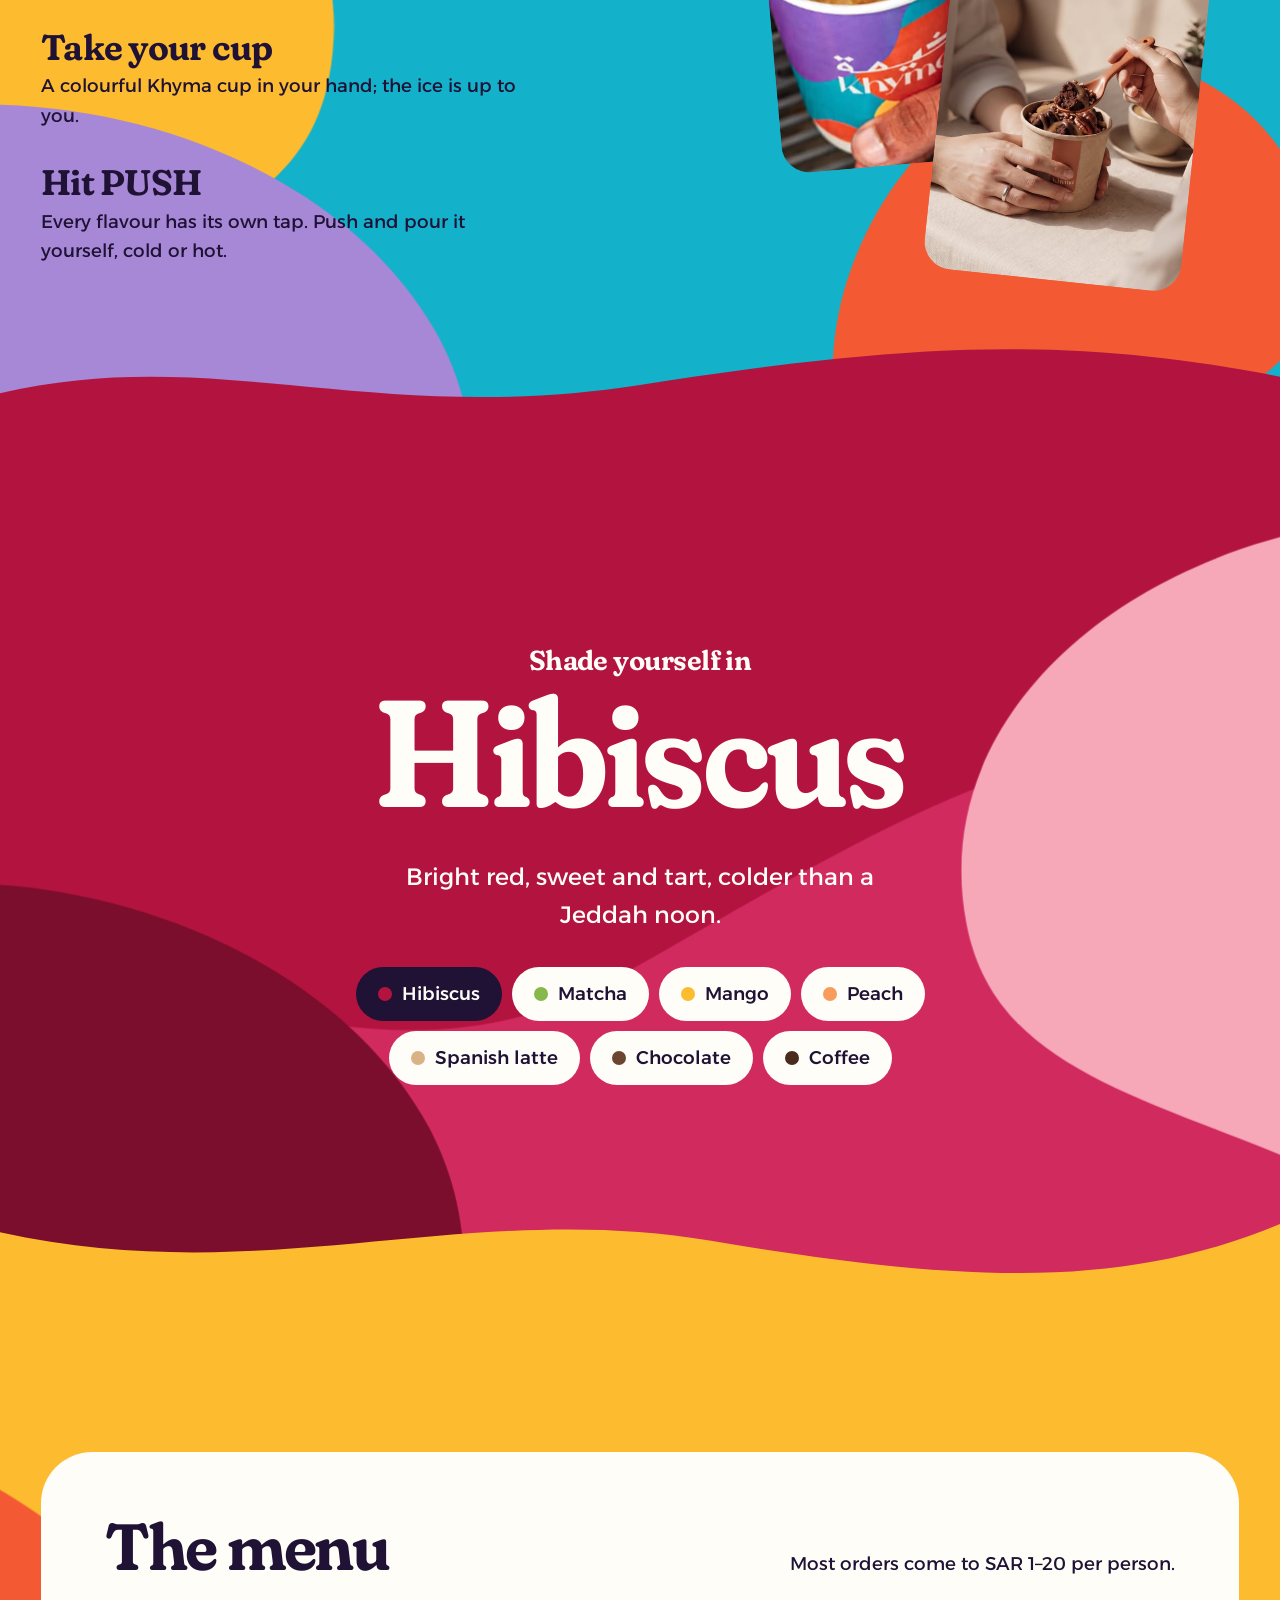
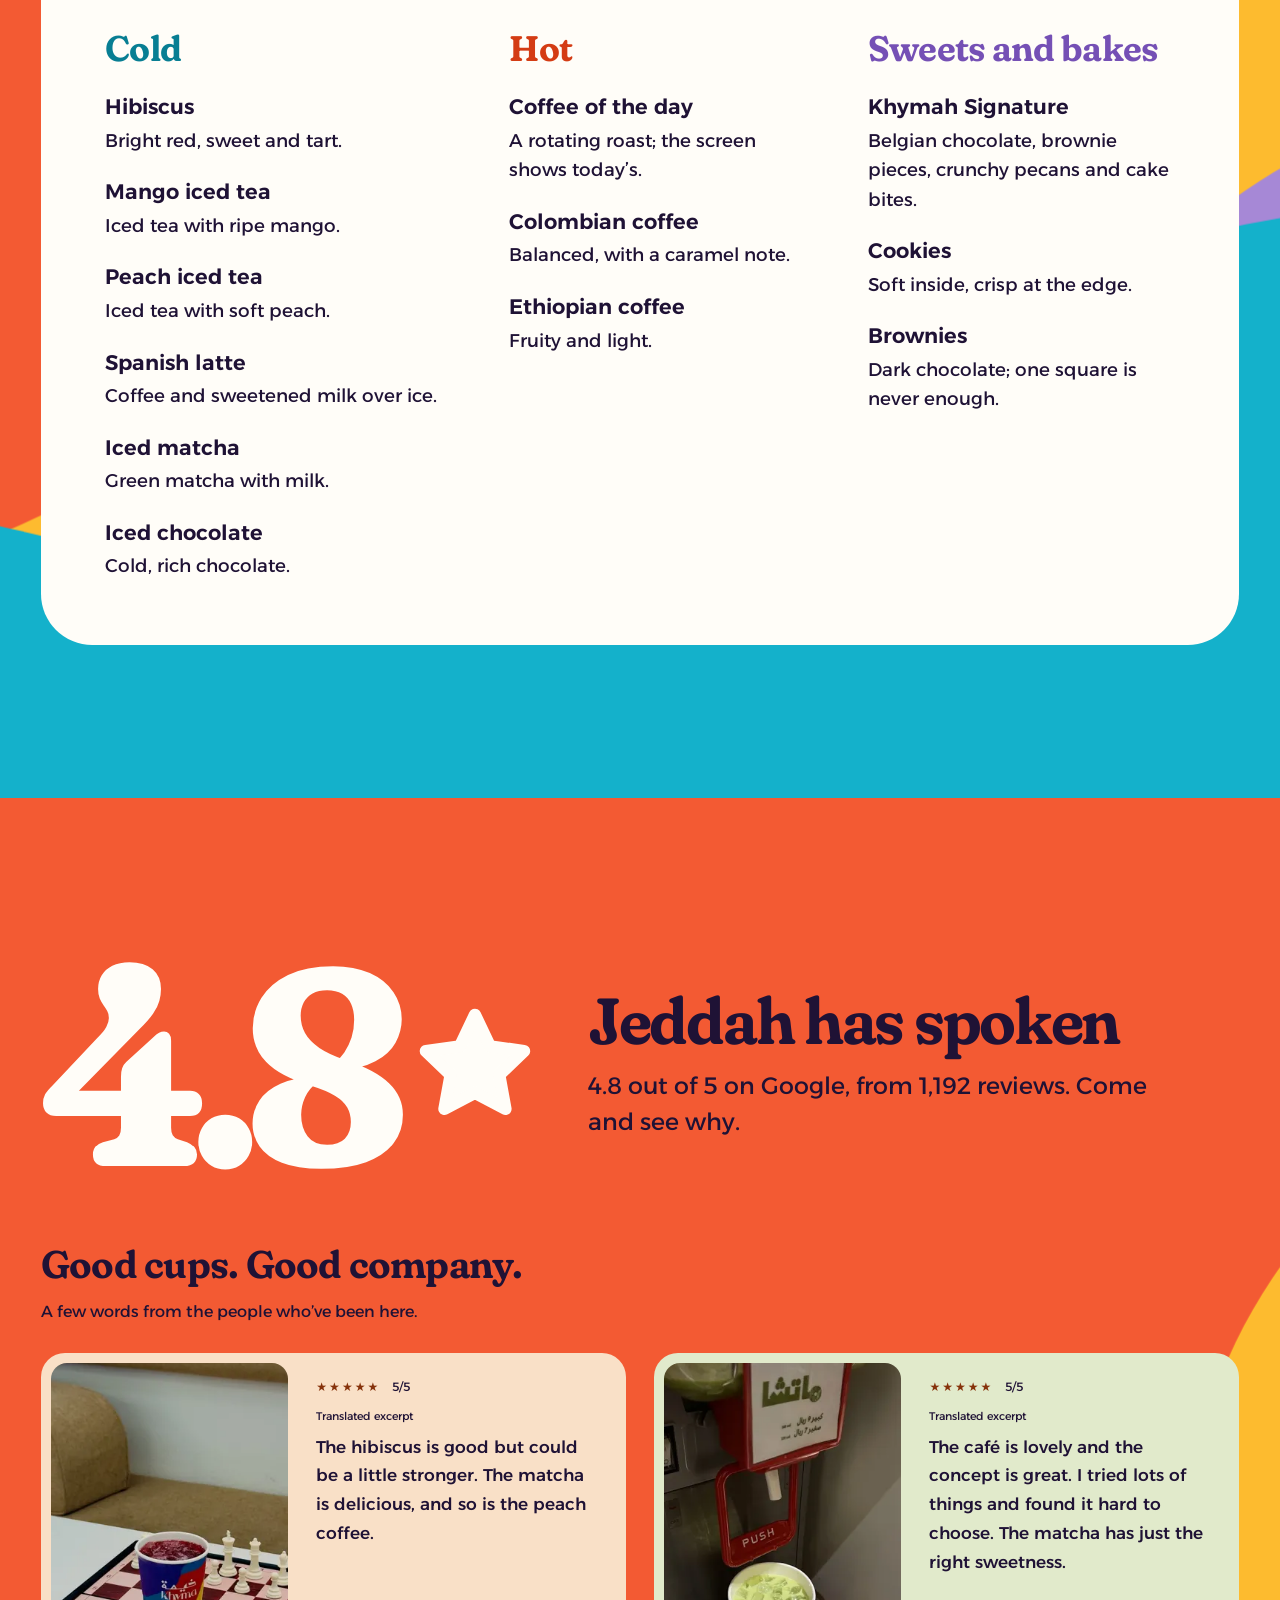
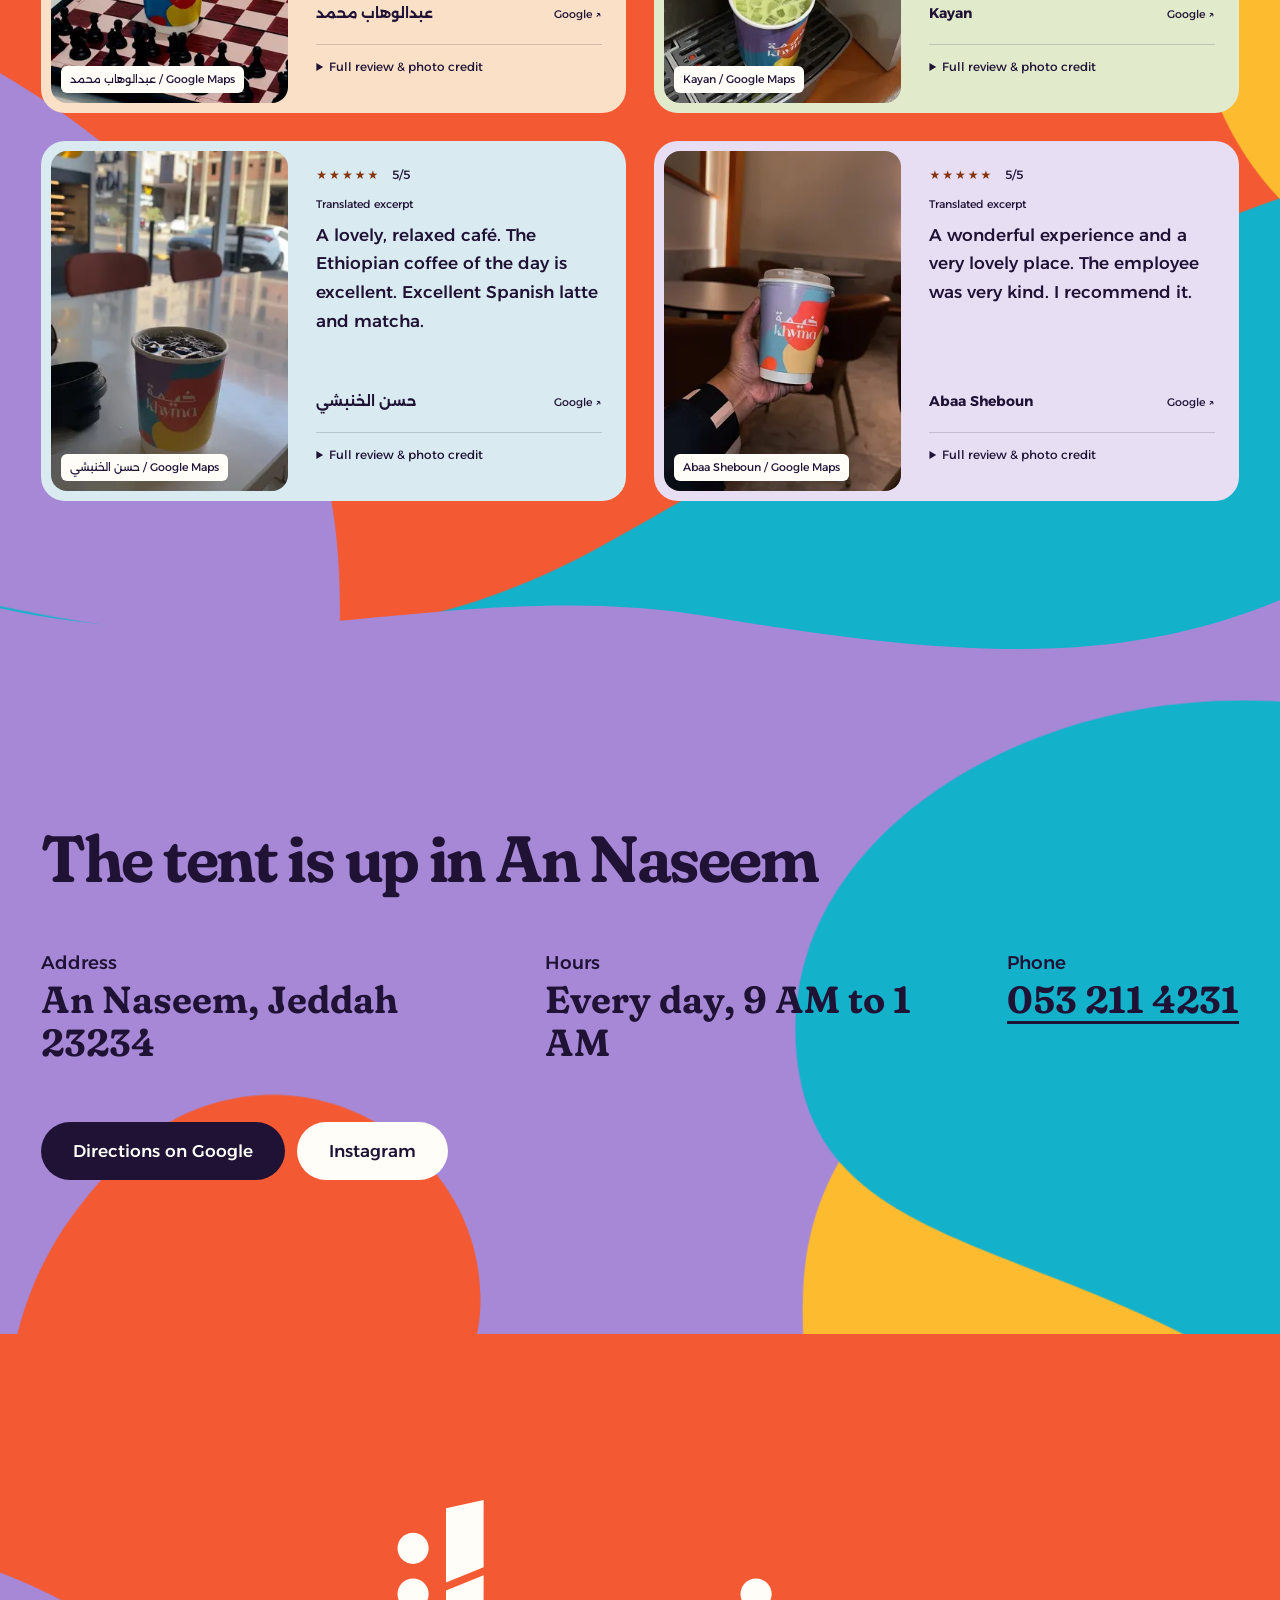
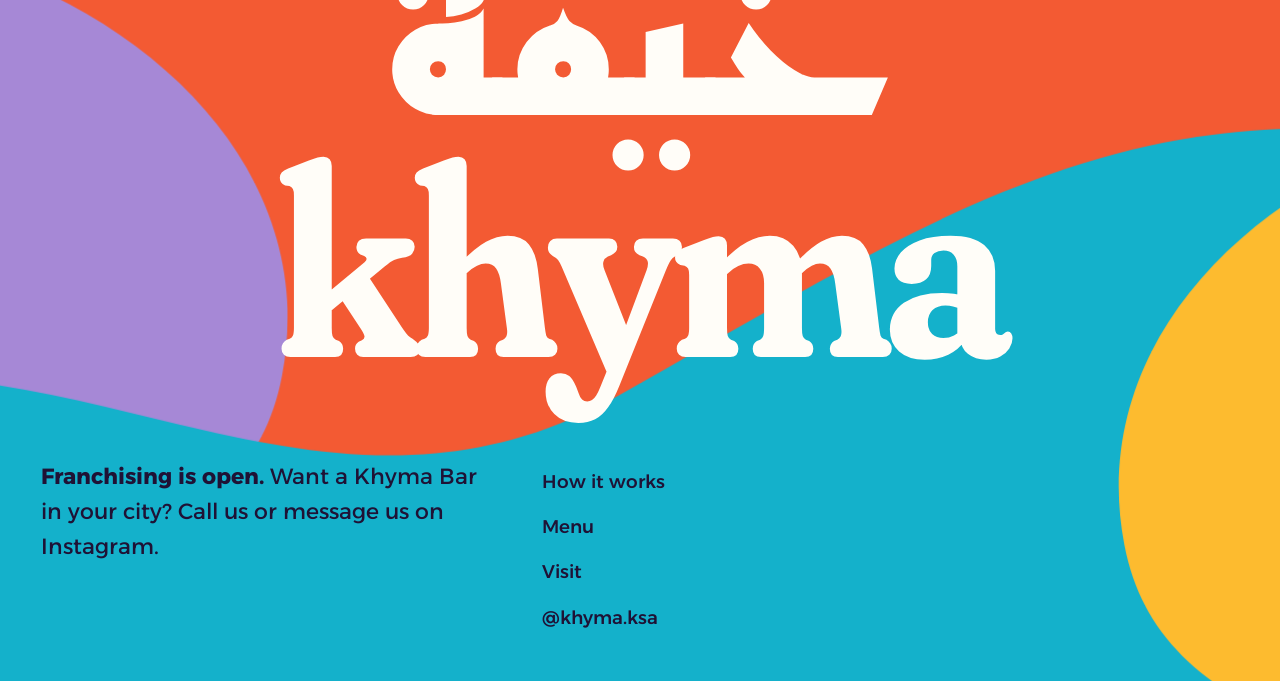
<file: en/index.html>
<!doctype html>
<html lang="en" dir="ltr">
<head>
<meta charset="utf-8">
<meta name="viewport" content="width=device-width, initial-scale=1">
<title>Khyma Bar — Saudi’s first smart coffee shop</title>
<meta name="description" content="Khyma Bar, An Naseem, Jeddah: the first smart self-serve coffee shop in Saudi Arabia.">
<link rel="canonical" href="https://khyma-bar.vercel.app/en/">
<link rel="alternate" hreflang="ar" href="https://khyma-bar.vercel.app/">
<link rel="alternate" hreflang="en" href="https://khyma-bar.vercel.app/en/">
<link rel="alternate" hreflang="x-default" href="https://khyma-bar.vercel.app/">
<script type="application/ld+json">{"@context":"https://schema.org","@type":"CafeOrCoffeeShop","name":"خيمة بار | Khyma Bar","alternateName":["Khyma Bar","خيمة بار","KhymaBar"],"description":"First Smart Coffee Shop أول مقهى ذكي","url":"https://khyma-bar.vercel.app/","image":"https://khyma-bar.vercel.app/assets/cups.jpg","telephone":"+966532114231","priceRange":"SAR 1–20","servesCuisine":["Coffee","Iced drinks","Desserts"],"address":{"@type":"PostalAddress","streetAddress":"An Naseem","addressLocality":"Jeddah","postalCode":"23234","addressCountry":"SA"},"openingHoursSpecification":[{"@type":"OpeningHoursSpecification","dayOfWeek":["Monday","Tuesday","Wednesday","Thursday","Friday","Saturday","Sunday"],"opens":"09:00","closes":"01:00"}],"hasMap":"https://share.google/LYpn0xB94XX6vzRKe","sameAs":["https://www.instagram.com/khyma.ksa/"]}</script>
<meta name="theme-color" content="#A688D6">
<meta property="og:type" content="website">
<meta property="og:title" content="Khyma Bar — Saudi’s first smart coffee shop">
<meta property="og:url" content="https://khyma-bar.vercel.app/en/">
<meta property="og:locale" content="en_US">
<meta property="og:locale:alternate" content="ar_SA">
<meta property="og:description" content="Khyma Bar, An Naseem, Jeddah: the first smart self-serve coffee shop in Saudi Arabia.">
<meta property="og:image" content="https://khyma-bar.vercel.app/assets/cups.jpg">
<meta property="og:site_name" content="Khyma Bar | خيمة بار">
<meta property="og:image:secure_url" content="https://khyma-bar.vercel.app/assets/cups.jpg">
<meta property="og:image:type" content="image/jpeg">
<meta property="og:image:width" content="512">
<meta property="og:image:height" content="640">
<meta property="og:image:alt" content="Colourful Khyma Bar drinks">
<link rel="icon" href="data:image/svg+xml,%3Csvg xmlns='http://www.w3.org/2000/svg' viewBox='0 0 64 64'%3E%3Crect width='64' height='64' rx='18' fill='%23A688D6'/%3E%3Cpath d='M0 40C14 28 26 46 40 34S56 14 64 20V64H0Z' fill='%2314B1CB'/%3E%3Cpath d='M64 6C50 2 38 14 42 28C45 40 56 38 64 46Z' fill='%23F35A33'/%3E%3Cpath d='M0 64V44C10 38 22 44 26 54C28 60 26 62 30 64Z' fill='%23FDBB2F'/%3E%3C/svg%3E">
<link rel="preconnect" href="https://fonts.googleapis.com">
<link rel="preconnect" href="https://fonts.gstatic.com" crossorigin>
<link href="https://fonts.googleapis.com/css2?family=Fraunces:opsz,wght,SOFT,WONK@9..144,400..800,100,1&family=Reem+Kufi:wght@400..700&family=Alexandria:wght@300..700&display=swap" rel="stylesheet">
<link rel="stylesheet" href="../styles.css">
<script>document.documentElement.classList.add('js')</script>
</head>
<body>

<!-- the five wave shapes every mural on the page is cut from -->
<svg width="0" height="0" style="position:absolute" aria-hidden="true">
  <defs>
    <path id="w-sweep" d="M-200 560C120 380 380 700 700 520S1240 180 1640 320V1100H-200Z"/>
    <path id="w-tongue" d="M1640 -40C1320 -80 1010 120 1060 380C1100 590 1380 560 1640 760Z"/>
    <path id="w-hill" d="M-200 1100V470C40 380 380 470 500 690C590 860 470 980 600 1100Z"/>
    <path id="w-cap" d="M-200 -200H820C760 60 520 120 380 300C250 470 20 420 -200 560Z"/>
    <path id="w-drop" d="M0 -160C150 -190 290 -70 280 80C272 200 150 190 120 300C90 410 -90 430 -190 330C-290 230 -250 60 -170 -40C-120 -105 -70 -146 0 -160Z"/>
  </defs>
</svg>

<header class="bar">
  <a class="logo" href="#top" aria-label="Khyma Bar"><span class="logo-ar">خيمة</span><span class="logo-en">khyma</span></a>
  <nav class="nav" aria-label="Main" data-i18n-attr="aria-label:nav.label">
    <a href="#how" data-i18n="nav.how">How it works</a>
    <a href="#flavour" data-i18n="nav.flavour">Flavours</a>
    <a href="#menu" data-i18n="nav.menu">Menu</a>
    <a href="#visit" data-i18n="nav.visit">Visit</a>
  </nav>
  <a class="lang" id="lang" href="../" lang="ar" hreflang="ar">العربية</a>
</header>

<main id="top">

<!-- HERO -->
<section class="scene hero" style="--base:var(--lav)">
  <div class="mural" aria-hidden="true"><svg viewBox="0 0 1440 900" preserveAspectRatio="xMidYMid slice">
    <g class="par" style="--s:70"><use class="dr" href="#w-sweep" fill="var(--teal)"/></g>
    <g class="par" style="--s:120"><g transform="translate(220 250)"><use class="dr" href="#w-sweep" fill="var(--sun)" style="--t:31s"/></g></g>
    <g class="par" style="--s:40"><use class="dr" href="#w-tongue" fill="var(--coral)" style="--t:23s"/></g>
    <g class="par" style="--s:160"><g transform="translate(0 120)"><use class="dr" href="#w-hill" fill="var(--coral)" style="--t:27s"/></g></g>
  </svg></div>
  <div class="hero-text">
    <h1 data-i18n="hero.h1">Saudi’s first smart coffee shop</h1>
    <p class="lead" data-i18n="hero.lead">Ya marhaba! Order on the screen, take your cup and push. You pour your own drink at Khyma Bar in An Naseem, Jeddah.</p>
    <div class="actions">
      <a class="btn" href="#flavour" data-i18n="hero.cta">Pick your flavour</a>
      <a class="btn btn-light" href="#visit" data-i18n="hero.visit">Find us</a>
    </div>
    <p class="rating"><span class="stars" aria-hidden="true">★★★★★</span> <span data-i18n="hero.rating">4.8 from 1,192 Google reviews</span></p>
  </div>
  <div class="hero-pics">
    <img class="pic pic-a" fetchpriority="high" decoding="async" src="../assets/cups.jpg" width="512" height="640" alt="Six colourful Khyma cups: iced tea, hibiscus, coffee, matcha, iced chocolate and Spanish latte" data-i18n-attr="alt:alt.cups">
    <img class="pic pic-b" src="../assets/pour.jpg" width="360" height="640" alt="Coffee pouring over ice into a Khyma cup under the PUSH tap" data-i18n-attr="alt:alt.pour">
  </div>
</section>

<!-- BRAND LINE -->
<section class="scene line" style="--base:var(--paper)" aria-label="Shade Yourself in Flavor">
  <svg class="edge" viewBox="0 0 1440 120" preserveAspectRatio="none" aria-hidden="true"><path d="M0 120V70C240 10 420 110 720 60S1200 0 1440 50V120Z"/></svg>
  <div class="marquee" dir="ltr" lang="en">
    <p class="track"><span><b class="t-lav">Shade</b> <b class="t-coral">Yourself</b> <b class="t-teal">in Flavor</b></span><span aria-hidden="true"><b class="t-lav">Shade</b> <b class="t-coral">Yourself</b> <b class="t-teal">in Flavor</b></span><span aria-hidden="true"><b class="t-lav">Shade</b> <b class="t-coral">Yourself</b> <b class="t-teal">in Flavor</b></span></p>
  </div>
</section>

<!-- HOW -->
<section class="scene how" id="how" style="--base:var(--teal)">
  <svg class="edge" viewBox="0 0 1440 120" preserveAspectRatio="none" aria-hidden="true"><path d="M0 120V40C300 110 520 0 800 50S1260 110 1440 30V120Z"/></svg>
  <div class="mural" aria-hidden="true"><svg viewBox="0 0 1440 900" preserveAspectRatio="xMidYMid slice">
    <g class="par" style="--s:50"><g transform="translate(1440 190) scale(-1 1)"><use class="dr" href="#w-tongue" fill="var(--sun)"/></g></g>
    <g class="par" style="--s:130"><g transform="translate(0 260)"><use class="dr" href="#w-hill" fill="var(--lav)" style="--t:29s"/></g></g>
    <g class="par" style="--s:90"><g transform="translate(1180 760)"><use class="dr" href="#w-drop" fill="var(--coral)" style="--t:21s"/></g></g>
  </svg></div>
  <div class="how-text">
    <h2 data-i18n="how.h2">No barista, no queue</h2>
    <ol class="steps">
      <li class="rv"><h3 data-i18n="how.s1">Order on the screen</h3><p data-i18n="how.s1p">Choose your drink and something sweet at the self-order screen and pay in seconds.</p></li>
      <li class="rv"><h3 data-i18n="how.s2">Take your cup</h3><p data-i18n="how.s2p">A colourful Khyma cup in your hand; the ice is up to you.</p></li>
      <li class="rv"><h3 data-i18n="how.s3">Hit PUSH</h3><p data-i18n="how.s3p">Every flavour has its own tap. Push and pour it yourself, cold or hot.</p></li>
    </ol>
  </div>
  <div class="how-pics">
    <img class="pic pic-c rv" src="../assets/pour.jpg" width="360" height="640" alt="" loading="lazy">
    <img class="pic pic-d rv" src="../assets/dessert-table.jpg" width="512" height="640" alt="A Khymah Signature tub beside a cup of coffee" data-i18n-attr="alt:alt.table" loading="lazy">
  </div>
</section>

<!-- FLAVOUR: the live thing -->
<section class="scene flavour" id="flavour" style="--base:var(--fa)">
  <svg class="edge" viewBox="0 0 1440 120" preserveAspectRatio="none" aria-hidden="true"><path d="M0 120V70C240 10 420 110 720 60S1200 0 1440 50V120Z"/></svg>
  <div class="mural" aria-hidden="true"><svg viewBox="0 0 1440 900" preserveAspectRatio="xMidYMid slice">
    <g class="par" style="--s:80"><g transform="translate(0 140)"><use class="dr" href="#w-sweep" fill="var(--fb)"/></g></g>
    <g class="par" style="--s:140"><g transform="translate(0 200)"><use class="dr" href="#w-hill" fill="var(--fc)" style="--t:25s"/></g></g>
    <g class="par" style="--s:50"><g transform="translate(0 190)"><use class="dr" href="#w-tongue" fill="var(--fd)" style="--t:33s"/></g></g>
  </svg></div>
  <div class="flavour-in">
    <h2><span class="f-pre" data-i18n="fl.pre">Shade yourself in</span> <span class="f-name" id="fName">Hibiscus</span></h2>
    <p class="f-desc" id="fDesc" aria-live="polite"></p>
    <fieldset class="chips" id="chips"><legend class="sr" data-i18n="fl.legend">Choose a flavour</legend></fieldset>
  </div>
</section>

<!-- MENU -->
<section class="scene menu" id="menu" style="--base:var(--sun)">
  <svg class="edge" viewBox="0 0 1440 120" preserveAspectRatio="none" aria-hidden="true"><path d="M0 120V40C300 110 520 0 800 50S1260 110 1440 30V120Z"/></svg>
  <div class="mural" aria-hidden="true"><svg viewBox="0 0 1440 900" preserveAspectRatio="xMidYMid slice">
    <g class="par" style="--s:50"><g transform="translate(1440 180) scale(-1 1)"><use class="dr" href="#w-tongue" fill="var(--coral)"/></g></g>
    <g class="par" style="--s:60"><g transform="translate(0 420)"><use class="dr" href="#w-tongue" fill="var(--lav)" style="--t:30s"/></g></g>
    <g class="par" style="--s:150"><g transform="translate(0 330)"><use class="dr" href="#w-sweep" fill="var(--teal)" style="--t:24s"/></g></g>
  </svg></div>
  <div class="sheet">
    <div class="sheet-head">
      <h2 data-i18n="menu.h2">The menu</h2>
      <p data-i18n="menu.note">Most orders come to SAR 1–20 per person.</p>
    </div>
    <div class="cols">
      <div class="col rv"><h3 class="t-teal" data-i18n="menu.cold">Cold</h3><ul>
        <li><strong data-i18n="m.hib">Hibiscus</strong><span data-i18n="m.hibp">Bright red, sweet and tart.</span></li>
        <li><strong data-i18n="m.mango">Mango iced tea</strong><span data-i18n="m.mangop">Iced tea with ripe mango.</span></li>
        <li><strong data-i18n="m.peach">Peach iced tea</strong><span data-i18n="m.peachp">Iced tea with soft peach.</span></li>
        <li><strong data-i18n="m.span">Spanish latte</strong><span data-i18n="m.spanp">Coffee and sweetened milk over ice.</span></li>
        <li><strong data-i18n="m.matcha">Iced matcha</strong><span data-i18n="m.matchap">Green matcha with milk.</span></li>
        <li><strong data-i18n="m.choc">Iced chocolate</strong><span data-i18n="m.chocp">Cold, rich chocolate.</span></li>
      </ul></div>
      <div class="col rv"><h3 class="t-coral" data-i18n="menu.hot">Hot</h3><ul>
        <li><strong data-i18n="m.day">Coffee of the day</strong><span data-i18n="m.dayp">A rotating roast; the screen shows today’s.</span></li>
        <li><strong data-i18n="m.col">Colombian coffee</strong><span data-i18n="m.colp">Balanced, with a caramel note.</span></li>
        <li><strong data-i18n="m.eth">Ethiopian coffee</strong><span data-i18n="m.ethp">Fruity and light.</span></li>
      </ul></div>
      <div class="col rv"><h3 class="t-lav" data-i18n="menu.sweet">Sweets and bakes</h3><ul>
        <li><strong data-i18n="m.sig">Khymah Signature</strong><span data-i18n="m.sigp">Belgian chocolate, brownie pieces, crunchy pecans and cake bites.</span></li>
        <li><strong data-i18n="m.cookie">Cookies</strong><span data-i18n="m.cookiep">Soft inside, crisp at the edge.</span></li>
        <li><strong data-i18n="m.brownie">Brownies</strong><span data-i18n="m.browniep">Dark chocolate; one square is never enough.</span></li>
      </ul></div>
    </div>
  </div>
</section>

<!-- PROOF + GALLERY -->
<section class="scene seen" id="seen" style="--base:var(--coral)">
  <svg class="edge" viewBox="0 0 1440 120" preserveAspectRatio="none" aria-hidden="true"><path d="M0 120V70C240 10 420 110 720 60S1200 0 1440 50V120Z"/></svg>
  <div class="mural" aria-hidden="true"><svg viewBox="0 0 1440 900" preserveAspectRatio="xMidYMid slice">
    <g class="par" style="--s:50"><g transform="translate(0 190)"><use class="dr" href="#w-tongue" fill="var(--sun)"/></g></g>
    <g class="par" style="--s:140"><g transform="translate(0 180)"><use class="dr" href="#w-hill" fill="var(--lav)" style="--t:28s"/></g></g>
    <g class="par" style="--s:100"><g transform="translate(0 420)"><use class="dr" href="#w-sweep" fill="var(--teal)" style="--t:34s"/></g></g>
  </svg></div>
  <div class="proof">
    <p class="big" aria-hidden="true">4.8<svg class="star" viewBox="0 0 24 24"><path d="M12 2.5l2.9 6.1 6.6.9-4.8 4.6 1.2 6.6L12 17.6 6.1 20.7l1.2-6.6L2.5 9.5l6.6-.9z"/></svg></p>
    <div>
      <h2 data-i18n="seen.h2">Jeddah has spoken</h2>
      <p class="lead" data-i18n="seen.p">4.8 out of 5 on Google, from 1,192 reviews. Come and see why.</p>
    </div>
  </div>
  <div class="reviews-head">
    <div><h3 id="reviews-heading">Good cups. Good company.</h3>
    <p id="reviews-help">A few words from the people who’ve been here.</p></div>
    <div class="review-controls" hidden>
      <button type="button" data-review-step="-1" aria-controls="review-list" aria-label="Previous review"><span aria-hidden="true">←</span></button>
      <button type="button" data-review-step="1" aria-controls="review-list" aria-label="Next review"><span aria-hidden="true">→</span></button>
    </div>
  </div>
  <div class="reviews" tabindex="0" role="region" aria-labelledby="reviews-heading" aria-describedby="reviews-help">
    <ul class="review-list" id="review-list">
      <li class="review-card">
        <article aria-labelledby="reviewer-0">
          <figure>
            <a class="review-photo" href="https://lh3.googleusercontent.com/grass-cs/AABkmLcr5gsyWsIA4XNOzNugn-kBwbTmD8SHLkocH4voQfHOfl6aQ9Yoxoct9lgTXpb8gS7M4oS41PAZ2ulHIjQzL8KV3_v6igbUo42A5kL25xYetBBu-bFzpvaae0cA8_UGsogQOcP8jAIX1AGS=w800" aria-label="View photo by عبدالوهاب محمد">
              <img src="../assets/reviews/hibiscus-chess-640.webp" srcset="../assets/reviews/hibiscus-chess-320.webp 320w, ../assets/reviews/hibiscus-chess-640.webp 640w" sizes="(min-width: 1100px) 24vw, (max-width: 560px) 86vw, 360px" width="640" height="1138" style="object-position: center 62%" alt="A Khyma hibiscus drink on a chessboard" loading="lazy" decoding="async">
            </a>
            <figcaption><span class="sr">Photo: </span><bdi>عبدالوهاب محمد</bdi> / Google Maps</figcaption>
          </figure>
          <div class="review-body">
            <span class="review-rating" aria-label="5 out of 5 stars"><span aria-hidden="true">★★★★★</span><bdi>5/5</bdi></span>
            <div class="review-quote"><p class="review-label">Translated excerpt</p><blockquote lang="en" dir="ltr">The hibiscus is good but could be a little stronger. The matcha is delicious, and so is the peach coffee.</blockquote></div>
            <h3 id="reviewer-0"><a href="https://www.google.com/search?q=Khyma+Bar&amp;kgmid=/g/11y8cc_nw8#lrd=0x15c3cf0001c47fc5:0x6559f674a6dd189e,1,,,,&amp;rft=%D8%A7%D9%84%D9%83%D8%B1%D9%83%D8%AF%D9%8A%D9%87%20%D8%AC%D9%8A%D8%AF"><bdi>عبدالوهاب محمد</bdi><span class="review-google">Google ↗</span></a></h3>
            <details class="review-original"><summary>Full review & photo credit</summary>
              <blockquote lang="ar" dir="rtl">المكان جميل خدمه حلوه الموظف مبتسم الكركديه جيد بس يبغا له يكون شوي ثقيل الماتشا لذيذه القهوه بالخوخ لذيده شكرا على المكان الحلو</blockquote>
              <p>Photo by <a href="https://www.google.com/maps/contrib/102477895996414169970/reviews?hl=ar"><bdi>عبدالوهاب محمد</bdi></a> / Google Maps</p>
              <a class="review-source" href="https://www.google.com/search?q=Khyma+Bar&amp;kgmid=/g/11y8cc_nw8#lrd=0x15c3cf0001c47fc5:0x6559f674a6dd189e,1,,,,&amp;rft=%D8%A7%D9%84%D9%83%D8%B1%D9%83%D8%AF%D9%8A%D9%87%20%D8%AC%D9%8A%D8%AF">Read on Google</a>
            </details>
          </div>
        </article>
      </li>
      <li class="review-card">
        <article aria-labelledby="reviewer-1">
          <figure>
            <a class="review-photo" href="https://lh3.googleusercontent.com/grass-cs/AABkmLeJdT8L6emMrTxXjZU4XY-Y2WXpGMnCGNQmiptyFhLPct5AwQJui5dqzvFfl5CAE1KChKvPfyHqin6AbL8PcxIYPSIzb71adyFgJGl3Er9bUZXHqggsSTZPhpBYvUaPl-E6wM5y=w800" aria-label="View photo by Kayan">
              <img src="../assets/reviews/fresh-matcha-640.webp" srcset="../assets/reviews/fresh-matcha-320.webp 320w, ../assets/reviews/fresh-matcha-640.webp 640w" sizes="(min-width: 1100px) 24vw, (max-width: 560px) 86vw, 360px" width="640" height="1138" style="object-position: center 72%" alt="An iced matcha in a Khyma cup at the matcha tap" loading="lazy" decoding="async">
            </a>
            <figcaption><span class="sr">Photo: </span><bdi>Kayan</bdi> / Google Maps</figcaption>
          </figure>
          <div class="review-body">
            <span class="review-rating" aria-label="5 out of 5 stars"><span aria-hidden="true">★★★★★</span><bdi>5/5</bdi></span>
            <div class="review-quote"><p class="review-label">Translated excerpt</p><blockquote lang="en" dir="ltr">The café is lovely and the concept is great. I tried lots of things and found it hard to choose. The matcha has just the right sweetness.</blockquote></div>
            <h3 id="reviewer-1"><a href="https://www.google.com/search?q=Khyma+Bar&amp;kgmid=/g/11y8cc_nw8#lrd=0x15c3cf0001c47fc5:0x6559f674a6dd189e,1,,,,&amp;rft=%D9%85%D9%88%D9%88%D9%88%D8%B2%D9%88%D9%86%D9%87"><bdi>Kayan</bdi><span class="review-google">Google ↗</span></a></h3>
            <details class="review-original"><summary>Full review & photo credit</summary>
              <blockquote lang="ar" dir="rtl">الكوفي جميل وفكرته حلوه ماشاءالله
جربت اشياء كثير عندهم و احترت بالطلب
الماتشا موووزونه حلاها
و الموظفه ليان اخلاقها عسل 💓</blockquote>
              <p>Photo by <a href="https://www.google.com/maps/contrib/106170640591829200181/reviews?hl=ar"><bdi>Kayan</bdi></a> / Google Maps</p>
              <a class="review-source" href="https://www.google.com/search?q=Khyma+Bar&amp;kgmid=/g/11y8cc_nw8#lrd=0x15c3cf0001c47fc5:0x6559f674a6dd189e,1,,,,&amp;rft=%D9%85%D9%88%D9%88%D9%88%D8%B2%D9%88%D9%86%D9%87">Read on Google</a>
            </details>
          </div>
        </article>
      </li>
      <li class="review-card">
        <article aria-labelledby="reviewer-2">
          <figure>
            <a class="review-photo" href="https://lh3.googleusercontent.com/grass-cs/AABkmLdP7ncYwgb_Mwf7GggMOLOyjiEi7fNJaovJRqqCwTkBCqdkJFipqPRt0qv1gks0mCEXTaM62Y43qHHsikhK4cpw9sTxaCvmPhl-30UtAExlfWEmaCx7mgvR-BP73ROjxgAbEp6-=w800" aria-label="View photo by حسن الخنبشي">
              <img src="../assets/reviews/coffee-window-640.webp" srcset="../assets/reviews/coffee-window-320.webp 320w, ../assets/reviews/coffee-window-640.webp 640w" sizes="(min-width: 1100px) 24vw, (max-width: 560px) 86vw, 360px" width="640" height="1138" style="object-position: center 95%" alt="Iced coffee in a Khyma cup beside the café window" loading="lazy" decoding="async">
            </a>
            <figcaption><span class="sr">Photo: </span><bdi>حسن الخنبشي</bdi> / Google Maps</figcaption>
          </figure>
          <div class="review-body">
            <span class="review-rating" aria-label="5 out of 5 stars"><span aria-hidden="true">★★★★★</span><bdi>5/5</bdi></span>
            <div class="review-quote"><p class="review-label">Translated excerpt</p><blockquote lang="en" dir="ltr">A lovely, relaxed café. The Ethiopian coffee of the day is excellent. Excellent Spanish latte and matcha.</blockquote></div>
            <h3 id="reviewer-2"><a href="https://www.google.com/search?q=Khyma+Bar&amp;kgmid=/g/11y8cc_nw8#lrd=0x15c3cf0001c47fc5:0x6559f674a6dd189e,1,,,,&amp;rft=%D9%82%D9%87%D9%88%D8%A9%20%D8%A7%D9%84%D9%8A%D9%88%D9%85%20%D8%A7%D9%84%D8%A3%D8%AB%D9%8A%D9%88%D8%A8%D9%8A"><bdi>حسن الخنبشي</bdi><span class="review-google">Google ↗</span></a></h3>
            <details class="review-original"><summary>Full review & photo credit</summary>
              <blockquote lang="ar" dir="rtl">الكفي جميل ورايق
قهوة اليوم الأثيوبي ممتازة
اسبنش لاتيه ممتاز
الماتشا ممتازة
شكراً لغلا بشوشة ومحترمه الله يوفقها يارب
ويبارك لكم في مالكم وحلالكم

ما اقول تتكرر الزيارة سرت عميل يومي عندكم ♥️</blockquote>
              <p>Photo by <a href="https://www.google.com/maps/contrib/103667330890368123505/reviews?hl=ar"><bdi>حسن الخنبشي</bdi></a> / Google Maps</p>
              <a class="review-source" href="https://www.google.com/search?q=Khyma+Bar&amp;kgmid=/g/11y8cc_nw8#lrd=0x15c3cf0001c47fc5:0x6559f674a6dd189e,1,,,,&amp;rft=%D9%82%D9%87%D9%88%D8%A9%20%D8%A7%D9%84%D9%8A%D9%88%D9%85%20%D8%A7%D9%84%D8%A3%D8%AB%D9%8A%D9%88%D8%A8%D9%8A">Read on Google</a>
            </details>
          </div>
        </article>
      </li>
      <li class="review-card">
        <article aria-labelledby="reviewer-3">
          <figure>
            <a class="review-photo" href="https://lh3.googleusercontent.com/grass-cs/AABkmLdrhm6ujHB1UExIgBmxXi1hqrEgAkJO5QORRhRAOLPmB6aINOBO6clKl6j8Gk-6aiVoRzaWQzdaTteWTXP4o3dEdw08lXsXGWjQv4Y-zWqFSKlg824zrzD0QyxKEW9kW_TyH7fwx88e9aU=w800" aria-label="View photo by Abaa Sheboun">
              <img src="../assets/reviews/cup-in-hand-640.webp" srcset="../assets/reviews/cup-in-hand-320.webp 320w, ../assets/reviews/cup-in-hand-640.webp 640w" sizes="(min-width: 1100px) 24vw, (max-width: 560px) 86vw, 360px" width="640" height="1138" style="object-position: center 52%" alt="A guest holding a colourful Khyma cup inside the café" loading="lazy" decoding="async">
            </a>
            <figcaption><span class="sr">Photo: </span><bdi>Abaa Sheboun</bdi> / Google Maps</figcaption>
          </figure>
          <div class="review-body">
            <span class="review-rating" aria-label="5 out of 5 stars"><span aria-hidden="true">★★★★★</span><bdi>5/5</bdi></span>
            <div class="review-quote"><p class="review-label">Translated excerpt</p><blockquote lang="en" dir="ltr">A wonderful experience and a very lovely place. The employee was very kind. I recommend it.</blockquote></div>
            <h3 id="reviewer-3"><a href="https://www.google.com/search?q=Khyma+Bar&amp;kgmid=/g/11y8cc_nw8#lrd=0x15c3cf0001c47fc5:0x6559f674a6dd189e,1,,,,&amp;rft=%D8%AA%D8%AC%D8%B1%D8%A8%D8%A9%20%D8%B1%D8%A7%D8%A6%D8%B9%D8%A9"><bdi>Abaa Sheboun</bdi><span class="review-google">Google ↗</span></a></h3>
            <details class="review-original"><summary>Full review & photo credit</summary>
              <blockquote lang="ar" dir="rtl">تجربة رائعة و المكان جداً جميل
الموظف كان لطيف جداً
انصح فيه</blockquote>
              <p>Photo by <a href="https://www.google.com/maps/contrib/109190642419817107216/reviews?hl=ar"><bdi>Abaa Sheboun</bdi></a> / Google Maps</p>
              <a class="review-source" href="https://www.google.com/search?q=Khyma+Bar&amp;kgmid=/g/11y8cc_nw8#lrd=0x15c3cf0001c47fc5:0x6559f674a6dd189e,1,,,,&amp;rft=%D8%AA%D8%AC%D8%B1%D8%A8%D8%A9%20%D8%B1%D8%A7%D8%A6%D8%B9%D8%A9">Read on Google</a>
            </details>
          </div>
        </article>
      </li>
    </ul>
  </div>
</section>

<!-- VISIT -->
<section class="scene visit" id="visit" style="--base:var(--lav)">
  <svg class="edge" viewBox="0 0 1440 120" preserveAspectRatio="none" aria-hidden="true"><path d="M0 120V40C300 110 520 0 800 50S1260 110 1440 30V120Z"/></svg>
  <div class="mural" aria-hidden="true"><svg viewBox="0 0 1440 900" preserveAspectRatio="xMidYMid slice">
    <g class="par" style="--s:60"><g transform="translate(1440 0) scale(-1 1)"><use class="dr" href="#w-hill" fill="var(--sun)"/></g></g>
    <g class="par" style="--s:50"><g transform="translate(-160 200)"><use class="dr" href="#w-tongue" fill="var(--teal)" style="--t:26s"/></g></g>
    <g class="par" style="--s:90"><g transform="translate(260 800)"><use class="dr" href="#w-drop" fill="var(--coral)" style="--t:22s"/></g></g>
  </svg></div>
  <div class="visit-in">
    <h2 data-i18n="visit.h2">The tent is up in An Naseem</h2>
    <dl class="facts">
      <div class="rv"><dt data-i18n="visit.where">Address</dt><dd data-i18n="visit.wherev">An Naseem, Jeddah 23234</dd></div>
      <div class="rv"><dt data-i18n="visit.when">Hours</dt><dd data-i18n="visit.whenv">Every day, 9 AM to 1 AM</dd></div>
      <div class="rv"><dt data-i18n="visit.call">Phone</dt><dd><a href="tel:+966532114231" dir="ltr">053 211 4231</a></dd></div>
    </dl>
    <div class="actions">
      <a class="btn" href="https://share.google/LYpn0xB94XX6vzRKe" rel="noopener" data-i18n="visit.dir">Directions on Google</a>
      <a class="btn btn-light" href="https://www.instagram.com/khyma.ksa/" rel="noopener" data-i18n="visit.ig">Instagram</a>
    </div>
  </div>
</section>

</main>

<footer class="scene foot" style="--base:var(--coral)">
  <svg class="edge" viewBox="0 0 1440 120" preserveAspectRatio="none" aria-hidden="true"><path d="M0 120V70C240 10 420 110 720 60S1200 0 1440 50V120Z"/></svg>
  <div class="mural" aria-hidden="true"><svg viewBox="0 0 1440 900" preserveAspectRatio="xMidYMid slice">
    <g class="par" style="--s:50"><g transform="translate(1440 170) scale(-1 1)"><use class="dr" href="#w-tongue" fill="var(--lav)"/></g></g>
    <g class="par" style="--s:90"><use class="dr" href="#w-sweep" fill="var(--teal)" style="--t:30s"/></g>
    <g class="par" style="--s:50"><g transform="translate(120 330)"><use class="dr" href="#w-tongue" fill="var(--sun)" style="--t:24s"/></g></g>
  </svg></div>
  <div class="foot-in">
    <p class="wordmark" aria-hidden="true"><span class="logo-ar">خيمة</span><span class="logo-en">khyma</span></p>
    <div class="foot-row">
      <p class="foot-fr"><strong data-i18n="foot.fr">Franchising is open.</strong> <span data-i18n="foot.frp">Want a Khyma Bar in your city? Call us or message us on Instagram.</span></p>
      <nav class="foot-links" aria-label="Footer">
        <a href="#how" data-i18n="nav.how">How it works</a>
        <a href="#menu" data-i18n="nav.menu">Menu</a>
        <a href="#visit" data-i18n="nav.visit">Visit</a>
        <a href="https://www.instagram.com/khyma.ksa/" rel="noopener" dir="ltr">@khyma.ksa</a>
      </nav>
    </div>
  </div>
</footer>

<script src="../i18n.js"></script>
<script src="../app.js"></script>
</body>
</html>
</file>
<file: styles.css>
/* Khyma Bar — the page is one continuous mural, cut from the same waves as the cup wrap */
:root {
  --lav: #A688D6; --teal: #14B1CB; --coral: #F35A33; --sun: #FDBB2F;
  --paper: #FFFDF8; --ink: #1F1235;
  --lav-d: #7550B5; --coral-d: #D43C14; --teal-d: #087E93;
  --fa: #B2143F; --fb: #D12A5E; --fc: #7A0E2C; --fd: #F7A8B8; --fi: #FFFDF8;
  --m: clamp(18px, 3.2vw, 56px);
  --pad: clamp(96px, 12vw, 190px);
  --r: clamp(20px, 2.2vw, 32px);
  --ease: cubic-bezier(.2, .7, .2, 1);
  --display: "Fraunces", "Reem Kufi", serif;
  --text: "Alexandria", system-ui, sans-serif;
}
:lang(ar) { --display: "Reem Kufi", "Fraunces", serif; }
*, *::before, *::after { box-sizing: border-box; }
html { scroll-behavior: smooth; -webkit-text-size-adjust: 100%; }
body { margin: 0; background: var(--lav); color: var(--ink); font: 400 clamp(1rem, .95rem + .25vw, 1.1875rem)/1.6 var(--text); overflow-x: hidden; }
:lang(ar) body, body:lang(ar) { line-height: 1.85; }
img, svg { display: block; max-width: 100%; }
h1, h2, h3, p, ul, ol, dl, dd, fieldset { margin: 0; padding: 0; border: 0; }
ul, ol { list-style: none; }
a { color: inherit; }
h1, h2 {
  font-family: var(--display); font-weight: 650; font-variation-settings: "SOFT" 100, "WONK" 1;
  line-height: .96; letter-spacing: -0.035em; text-wrap: balance;
}
:lang(ar) :is(h1, h2) { font-weight: 700; line-height: 1.22; letter-spacing: 0; }
h1 { font-size: clamp(2.5rem, 1.2rem + 4.6vw, 5.4rem); }
:lang(en) h1 { font-size: clamp(2.4rem, 1rem + 3.9vw, 4.7rem); }
h2 { font-size: clamp(2.2rem, 1.2rem + 3.6vw, 4.5rem); }
h3 { font-family: var(--display); font-weight: 650; font-variation-settings: "SOFT" 100, "WONK" 1; font-size: clamp(1.5rem, 1.1rem + 1.4vw, 2.25rem); line-height: 1.1; letter-spacing: -0.02em; }
:lang(ar) h3 { font-family: var(--text); font-weight: 700; line-height: 1.5; letter-spacing: 0; }
.lead { font-size: clamp(1.125rem, 1rem + .6vw, 1.5rem); line-height: 1.5; max-width: 34ch; }
:lang(ar) .lead { line-height: 1.8; }
.sr { position: absolute; width: 1px; height: 1px; overflow: hidden; clip-path: inset(50%); white-space: nowrap; }
:focus-visible { outline: 3px solid var(--ink); outline-offset: 4px; border-radius: 6px; }
::selection { background: var(--ink); color: var(--paper); }
.t-lav { color: var(--lav-d); } .t-coral { color: var(--coral-d); } .t-teal { color: var(--teal-d); }

/* scenes and their murals */
.scene { position: relative; padding: var(--pad) var(--m); background: var(--base); transition: background-color .9s var(--ease); }
.scene > :not(.mural, .edge) { position: relative; z-index: 2; }
.mural { position: absolute; inset: 0; overflow: hidden; z-index: 0; }
.mural svg { width: 100%; height: 100%; }
.mural use { transition: fill .9s var(--ease); }
.par { transform: translate3d(0, calc(var(--p, 0) * var(--s, 60) * 1px), 0); will-change: auto; }
.dr { transform-box: fill-box; transform-origin: 50% 50%; animation: drift var(--t, 26s) ease-in-out infinite alternate; }
@keyframes drift { from { transform: translate(-22px, 12px) rotate(-2deg) scale(1); } to { transform: translate(26px, -16px) rotate(2.5deg) scale(1.05); } }
.edge { position: absolute; z-index: 1; inset-inline: 0; top: -99px; width: 100%; height: 100px; max-width: none; }
.edge path { fill: var(--base); transition: fill .9s var(--ease); }
[dir="rtl"] :is(.mural svg, .edge) { transform: scaleX(-1); }

/* buttons */
.btn {
  display: inline-flex; align-items: center; justify-content: center; min-height: 58px; padding: 0 32px; border-radius: 999px;
  background: var(--ink); color: var(--paper); font: 500 1.0625rem/1 var(--text); text-decoration: none;
  transition: transform .3s var(--ease), background-color .3s;
}
.btn:hover { transform: translateY(-3px) rotate(-1.5deg); background: #35215A; }
.btn:active { transform: scale(.95); }
.btn-light { background: var(--paper); color: var(--ink); }
.btn-light:hover { background: #fff; }
.actions { display: flex; flex-wrap: wrap; gap: 12px; }

/* photographs: straight prints laid on the mural */
.pic { border-radius: var(--r); object-fit: cover; background: var(--paper); transition: transform .6s var(--ease); }

/* top bar */
.bar { position: absolute; z-index: 5; inset: 0 0 auto; display: flex; align-items: center; justify-content: space-between; gap: 16px; padding: 20px var(--m); }
.logo, .wordmark { display: inline-grid; justify-items: center; color: var(--paper); text-decoration: none; line-height: 1; direction: rtl; }
.logo-ar { font: 700 1.7rem/1 "Reem Kufi", sans-serif; }
.logo-en { font: 650 1.75rem/.9 "Fraunces", serif; font-variation-settings: "SOFT" 100, "WONK" 1; letter-spacing: -0.03em; margin-top: 2px; }
.logo { transition: transform .5s var(--ease); } .logo:hover { transform: rotate(-5deg) scale(1.06); }
.nav { display: flex; gap: clamp(18px, 2.6vw, 40px); }
.nav a, .foot-links a { font-weight: 500; text-decoration: none; padding: 8px 0; }
.nav a:hover, .foot-links a:hover { text-decoration: underline; text-decoration-thickness: 2px; text-underline-offset: 7px; }
.lang { display: inline-flex; align-items: center; text-decoration: none; min-height: 46px; padding: 0 22px; border: 0; border-radius: 999px; background: var(--paper); color: var(--ink); font: 500 1rem/1 var(--text); cursor: pointer; transition: transform .3s var(--ease); }
.lang:hover { transform: translateY(-2px) rotate(2deg); } .lang:active { transform: scale(.95); }

/* hero */
.hero { display: grid; grid-template-columns: 1.25fr 1fr; gap: var(--m); align-items: center; min-height: 100svh; padding-block: 130px 150px; }
.hero-text { display: grid; gap: clamp(20px, 2.4vw, 32px); justify-items: start; }
.hero-text > * { animation: rise .8s var(--ease) both; animation-delay: calc(var(--i, 0) * 110ms); }
.hero-text > h1 { animation-name: lift; }
.hero-text > :nth-child(2) { --i: 1; } .hero-text > :nth-child(3) { --i: 2; } .hero-text > :nth-child(4) { --i: 3; }
@keyframes rise { from { opacity: 0; transform: translateY(34px); } }
@keyframes lift { from { transform: translateY(34px); } }
.rating { display: inline-flex; align-items: center; gap: 10px; padding: 10px 20px; border-radius: 999px; background: var(--paper); font-weight: 500; font-size: 1rem; line-height: 1.4; }
.stars { color: var(--coral-d); letter-spacing: 2px; }
.hero-pics { position: relative; justify-self: center; width: min(100%, 440px); aspect-ratio: 1 / 1.22; }
.pic-a { position: absolute; inset-block-start: 0; inset-inline-end: 0; width: 78%; height: auto; aspect-ratio: 4 / 5; rotate: 5deg; animation: arrive 1s var(--ease) .15s both, bob 7s ease-in-out 1.2s infinite alternate; }
.pic-b { position: absolute; inset-block-end: 0; inset-inline-start: 0; width: 46%; height: auto; aspect-ratio: 9 / 14; rotate: -7deg; animation: arrive 1s var(--ease) .35s both, bob 8s ease-in-out 1.4s infinite alternate-reverse; }
@keyframes arrive { from { opacity: 0; transform: translateY(60px) scale(.9); } }
@keyframes bob { from { translate: 0 -8px; } to { translate: 0 10px; } }
.hero-pics:hover .pic-a { transform: rotate(-3deg) scale(1.03); } .hero-pics:hover .pic-b { transform: rotate(4deg) scale(1.05); }

/* brand line */
/* the white band is shifted up by the waves at both ends (its own wave adds ~55% of the edge height above,
   the next section's wave covers ~58% of it below), so the bottom padding makes up the difference */
.line { --e: 100px; --y: clamp(20px, 3vw, 44px); padding: var(--y) 0 calc(var(--y) + var(--e) * 1.13); overflow: visible; }
@media (max-width: 900px) { .line { --e: 60px; } }
.marquee { overflow: hidden; }
.track { display: flex; width: max-content; animation: slide 26s linear infinite; }
.track span { padding-inline-end: .5em; white-space: nowrap; font: 650 clamp(3rem, 9vw, 9rem)/1.05 "Fraunces", serif; font-variation-settings: "SOFT" 100, "WONK" 1; letter-spacing: -0.04em; }
.track b { font-weight: inherit; }
@keyframes slide { to { transform: translateX(-33.333%); } }

/* how */
.how { display: grid; grid-template-columns: 1.2fr 1fr; gap: clamp(24px, 5vw, 80px); align-items: center; }
.how-text { display: grid; gap: clamp(32px, 4vw, 56px); }
.steps { display: grid; gap: clamp(22px, 2.6vw, 36px); }
.steps p { max-width: 38ch; margin-top: 4px; }
.how-pics { position: relative; justify-self: center; width: min(100%, 430px); aspect-ratio: 1 / 1.2; }
.pic-c { position: absolute; inset-block-start: 0; inset-inline-start: 0; width: 56%; height: auto; aspect-ratio: 9 / 15; rotate: -5deg; }
.pic-d { position: absolute; inset-block-end: 0; inset-inline-end: 0; width: 60%; height: auto; aspect-ratio: 4 / 5; rotate: 6deg; }

/* flavour */
.flavour { min-height: 96svh; display: grid; align-items: center; color: var(--fi); transition: color .6s, background-color .9s var(--ease); }
.flavour-in { display: grid; gap: clamp(20px, 2.6vw, 36px); justify-items: center; text-align: center; }
.flavour h2 { display: grid; gap: .1em; }
.f-pre { font-size: .42em; letter-spacing: -0.02em; }
:lang(ar) .f-pre { font-family: var(--text); font-size: .36em; letter-spacing: 0; }
.f-name { display: block; font-size: clamp(3.4rem, 1.5rem + 10vw, 11rem); line-height: .95; }
:lang(ar) .f-name { line-height: 1.25; }
.f-name.swap { animation: pop .7s var(--ease); }
@keyframes pop { from { opacity: 0; transform: translateY(40px) rotate(-4deg) scale(.92); } }
.f-desc { font-size: clamp(1.125rem, 1rem + .6vw, 1.5rem); max-width: 30ch; min-height: 3.2em; }
.chips { display: flex; flex-wrap: wrap; justify-content: center; gap: 10px; max-width: 46rem; }
.chips input { position: absolute; opacity: 0; pointer-events: none; }
.chips label {
  display: inline-flex; align-items: center; gap: 10px; min-height: 54px; padding: 0 22px; border-radius: 999px; background: var(--paper); color: var(--ink);
  font-weight: 500; cursor: pointer; transition: transform .3s var(--ease), background-color .3s, color .3s;
}
.chips label i { width: 14px; height: 14px; border-radius: 50%; background: var(--c); transition: transform .3s var(--ease); }
.chips label:hover { transform: translateY(-3px) rotate(-2deg); } .chips label:hover i { transform: scale(1.5); }
.chips input:checked + label { background: var(--ink); color: var(--paper); }
.chips input:focus-visible + label { outline: 3px solid var(--paper); outline-offset: 3px; }

/* menu */
.sheet { max-width: 1240px; margin-inline: auto; padding: clamp(28px, 5vw, 72px); border-radius: clamp(28px, 4vw, 56px); background: var(--paper); }
.sheet-head { display: flex; flex-wrap: wrap; align-items: baseline; justify-content: space-between; gap: 12px 32px; margin-bottom: clamp(32px, 4vw, 56px); }
.cols { display: grid; grid-template-columns: 1.15fr 1fr 1fr; gap: clamp(28px, 4vw, 64px); }
.col ul { display: grid; gap: 20px; margin-top: 22px; }
.col li { display: grid; gap: 2px; }
.col strong { font-weight: 600; font-size: clamp(1.125rem, 1rem + .4vw, 1.3125rem); }
.col li span { max-width: 34ch; }

/* proof + photo strip */
.seen { padding-inline: 0; overflow: hidden; }
.proof { display: grid; grid-template-columns: auto 1fr; gap: clamp(20px, 4vw, 64px); align-items: center; padding-inline: var(--m); }
.proof > div { display: grid; gap: 16px; }
.big { font: 700 clamp(7rem, 22vw, 20rem)/.8 "Fraunces", serif; font-variation-settings: "SOFT" 100, "WONK" 1; letter-spacing: -0.06em; color: var(--paper); direction: ltr; }
.big { display: flex; align-items: center; gap: .07em; }
[dir="rtl"] .big { justify-content: flex-end; }
.star { flex: none; width: .44em; height: .44em; max-width: none; fill: currentColor; stroke: currentColor; stroke-width: 2.4; stroke-linejoin: round; animation: twinkle 4.5s ease-in-out infinite alternate; }
@keyframes twinkle { from { transform: rotate(-9deg) scale(.96); } to { transform: rotate(11deg) scale(1.06); } }
/* Guest photographs paired with their own review, like notes from the café. */
.reviews-head { display: flex; align-items: end; justify-content: space-between; gap: 24px; padding-inline: var(--m); margin-top: clamp(40px, 5vw, 72px); }
.reviews-head h3 { font-family: var(--display); font-size: clamp(1.75rem, 3vw, 3rem); line-height: 1.2; }
.reviews-head p { margin-top: 12px; max-width: 42ch; font-size: 1rem; }
.review-controls { display: flex; gap: 10px; flex: none; }
.review-controls[hidden] { display: none; }
.review-controls button { width: 48px; height: 48px; border: 0; border-radius: 50%; background: var(--paper); color: var(--ink); font: 1.5rem/1 var(--text); cursor: pointer; }
.review-controls button:hover { background: var(--sun); }
.reviews { overflow-x: auto; overscroll-behavior-x: contain; scroll-snap-type: x proximity; scroll-padding-inline: var(--m); padding: 28px var(--m) 20px; scrollbar-width: thin; scrollbar-color: var(--ink) transparent; }
.review-list { display: flex; align-items: flex-start; gap: 24px; }
.review-card { --review-paper: #F9E0C7; flex: 0 0 min(360px, 86vw); min-width: 0; scroll-snap-align: start; background: var(--review-paper); color: var(--ink); border-radius: 24px; }
.review-card:nth-child(2) { --review-paper: #E1EACB; }
.review-card:nth-child(3) { --review-paper: #D9EAF1; }
.review-card:nth-child(4) { --review-paper: #E8DEF4; }
.review-card article { display: flex; flex-direction: column; }
.review-card figure { position: relative; margin: 10px 10px 0; }
.review-photo { display: block; overflow: hidden; border-radius: 16px; }
.review-card img { width: 100%; height: auto; aspect-ratio: 4 / 5; object-fit: cover; }
.review-card figcaption { position: absolute; inset-inline: 10px; bottom: 10px; width: fit-content; max-width: calc(100% - 20px); padding: 5px 9px; border-radius: 6px; background: var(--paper); color: var(--ink); font-size: .6875rem; line-height: 1.5; overflow-wrap: anywhere; pointer-events: none; }
.review-body { display: flex; flex-direction: column; gap: 16px; padding: 24px; }
.review-rating { display: flex; gap: 12px; align-items: center; font-size: .75rem; }
.review-rating > span { color: #86320B; letter-spacing: 2px; }
.review-quote { flex: 1; }
.review-label { margin-bottom: 7px; font-size: .6875rem; }
.review-card blockquote { margin: 0; white-space: pre-line; font-size: 1.0625rem; font-weight: 500; line-height: 1.7; overflow-wrap: anywhere; }
.review-body h3 { font: 650 .875rem/1.6 var(--text); letter-spacing: 0; }
.review-body h3 a { display: flex; align-items: baseline; justify-content: space-between; flex-wrap: wrap; gap: 8px; text-decoration: none; min-height: 30px; }
.review-body h3 a:hover bdi { text-decoration: underline; text-underline-offset: 4px; }
.review-google { font-size: .6875rem; font-weight: 400; direction: ltr; }
.review-original { border-top: 1px solid #1F12352B; }
.review-original summary { cursor: pointer; padding-block: 12px 0; min-height: 44px; font-size: .75rem; line-height: 1.6; }
.review-original blockquote { margin-block: 18px; font-size: .9375rem; font-weight: 400; }
.review-original p { font-size: .75rem; }
.review-source { display: inline-flex; align-items: center; min-height: 44px; margin-top: 8px; font-size: .8125rem; text-underline-offset: 5px; }
@media (min-width: 1100px) {
  .review-controls { display: none; }
  .reviews { overflow: visible; }
  .review-list { display: grid; grid-template-columns: repeat(2, minmax(0, 1fr)); align-items: start; gap: 28px; }
  .review-card article { display: grid; grid-template-columns: 44% minmax(0, 1fr); min-height: 360px; }
  .review-card figure { margin: 10px; height: 340px; align-self: start; }
  .review-photo { position: absolute; inset: 0; height: 100%; }
  .review-card img { height: 100%; aspect-ratio: auto; }
  .review-body { padding: 24px; padding-inline-start: 18px; gap: 12px; }
}
@media (max-width: 1099px) {
  .review-quote { min-height: 8.3rem; }
}
@media (max-width: 560px) {
  .reviews-head { align-items: start; gap: 12px; }
  .reviews-head h3 { max-width: 13ch; }
  .review-controls { gap: 6px; }
  .review-controls button { width: 44px; height: 44px; }
  .review-list { gap: 16px; }
  .review-body { padding: 20px; }
}

/* visit */
.visit-in { display: grid; gap: clamp(32px, 4.5vw, 64px); justify-items: start; }
.facts { display: grid; grid-template-columns: repeat(3, auto); gap: clamp(24px, 4vw, 72px); justify-content: start; }
.facts dt { font-weight: 500; }
.facts dd { font-family: var(--display); font-weight: 650; font-variation-settings: "SOFT" 100, "WONK" 1; font-size: clamp(1.5rem, 1rem + 1.7vw, 2.6rem); line-height: 1.15; max-width: 12em; }
:lang(ar) .facts dd { font-family: var(--text); font-weight: 700; line-height: 1.5; }
.facts a { text-decoration-thickness: 3px; text-underline-offset: 8px; }

/* footer */
.foot { padding-bottom: var(--m); overflow: hidden; }
.foot-in { display: grid; gap: clamp(40px, 6vw, 88px); }
.wordmark { justify-self: center; }
.wordmark .logo-ar { font-size: clamp(5rem, 21vw, 19rem); }
.wordmark .logo-en { font-size: clamp(5rem, 21vw, 19rem); margin-top: -.06em; }
.foot-row { display: grid; grid-template-columns: 1.4fr 1fr 1fr; gap: var(--m); align-items: start; }
.foot-fr { max-width: 30ch; font-size: clamp(1.125rem, 1rem + .5vw, 1.375rem); }
.foot-links { display: grid; justify-items: start; }

/* entrances: content stays visible without script */
.js :is(.rv, .scene h2, .sheet, .proof .big, .proof .lead, .f-desc, .chips, .visit .actions, .wordmark, .foot-row) {
  opacity: 0; transform: translateY(40px);
  transition: opacity .9s var(--ease), transform .9s var(--ease); transition-delay: calc(var(--i, 0) * 90ms);
}
.js .in { opacity: 1 !important; transform: none !important; }

@media (max-width: 900px) {
  .nav { display: none; }
  .hero, .how { grid-template-columns: 1fr; }
  .hero { padding-block: 110px 120px; gap: 40px; }
  .hero-pics { width: min(84vw, 380px); }
  .how-pics { width: min(80vw, 360px); }
  .cols { grid-template-columns: 1fr 1fr; }
  .col:first-child { grid-row: span 2; }
  .facts { grid-template-columns: 1fr; gap: 24px; }
  .foot-row { grid-template-columns: 1fr 1fr; }
  .foot-fr { grid-column: 1 / -1; }
  .edge { top: -59px; height: 60px; }
}
@media (max-width: 560px) {
  .cols { grid-template-columns: 1fr; } .col:first-child { grid-row: auto; }
  .proof { grid-template-columns: 1fr; }
  .rating { font-size: .9375rem; padding: 10px 16px; }
  .btn { min-height: 54px; padding: 0 26px; }
  .chips label { min-height: 48px; padding: 0 18px; }
}
@media (prefers-reduced-motion: reduce) {
  html { scroll-behavior: auto; }
  *, *::before, *::after { animation: none !important; transition-duration: .01ms !important; transition-delay: 0s !important; }
  .par { transform: none; }
  .js :is(.rv, .scene h2, .sheet, .proof .big, .proof .lead, .f-desc, .chips, .visit .actions, .wordmark, .foot-row) { opacity: 1; transform: none; }
}

/* Pause decorative loops outside the viewport and in background tabs. */
.js :is(.dr, .star, .pic-a, .pic-b, .track) { animation-play-state: paused; }
.js .motion-visible :is(.dr, .star, .pic-a, .pic-b, .track) { animation-play-state: running; }
@media (min-width: 901px) and (hover: hover) and (pointer: fine) and (prefers-reduced-motion: no-preference) {
  .motion-visible .par { will-change: transform; }
}
.motion-hidden :is(.dr, .star, .pic-a, .pic-b, .track), .marquee:hover .track, .marquee:focus-within .track { animation-play-state: paused !important; }
@media (max-width: 900px), (hover: none), (pointer: coarse) {
  .par { transform: none; will-change: auto; }
  .dr, .star, .pic-a, .pic-b { animation: none; }
}
@media (prefers-reduced-motion: reduce) {
  .par { transform: none; will-change: auto; }
  .reviews { scroll-snap-type: none; }
}
</file>
